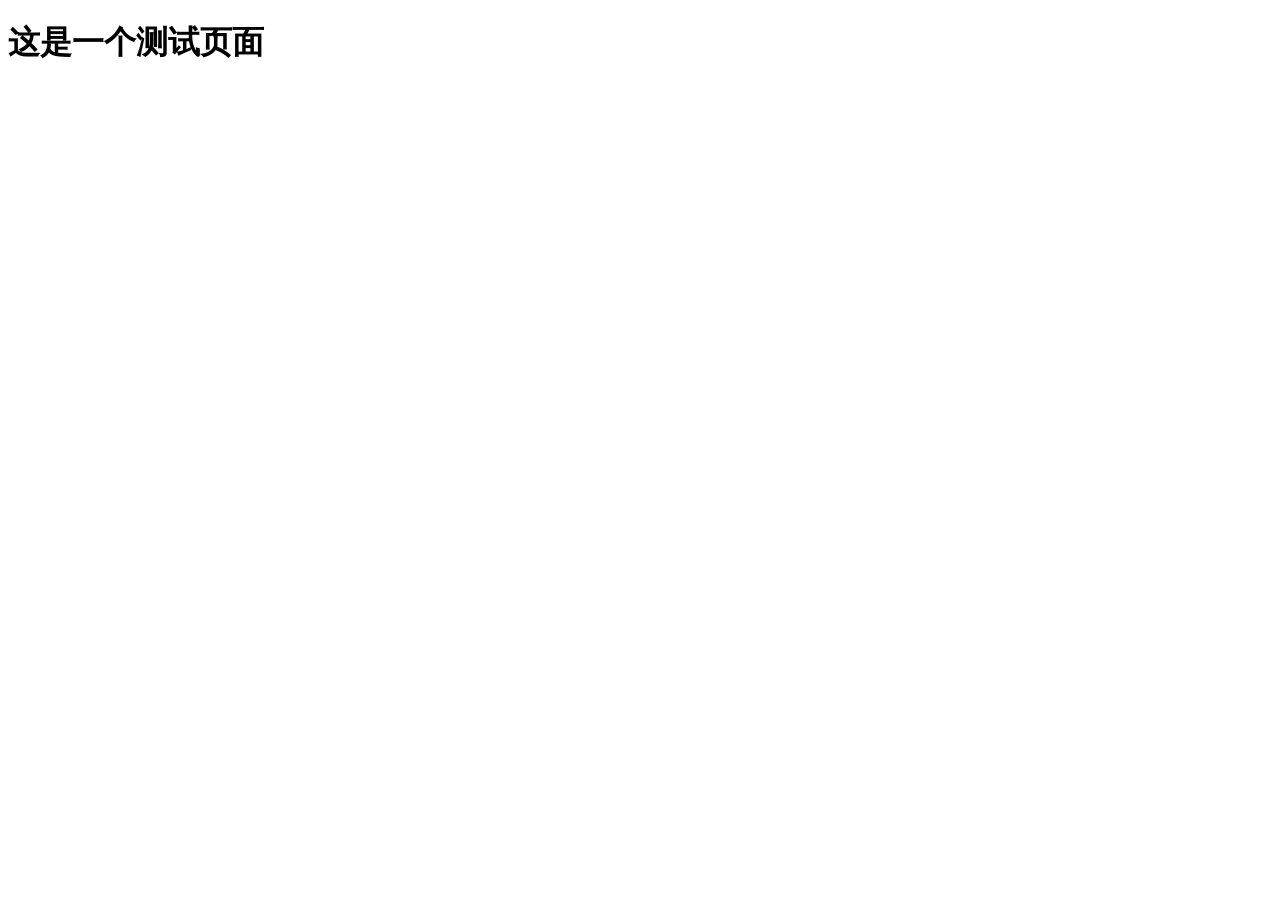
<file: index.html>
<!DOCTYPE html>
<html lang="zh-CN">
  <head>
      <meta charset="UTF-8">
      <meta name="viewport" content="width=device-width, initial-scale=1.0">
      <title>测试页面</title>
  </head>
  <body>
      <header>
          <h1>这是一个测试页面</h1>
      </header>
  </body>
</html>
</file>
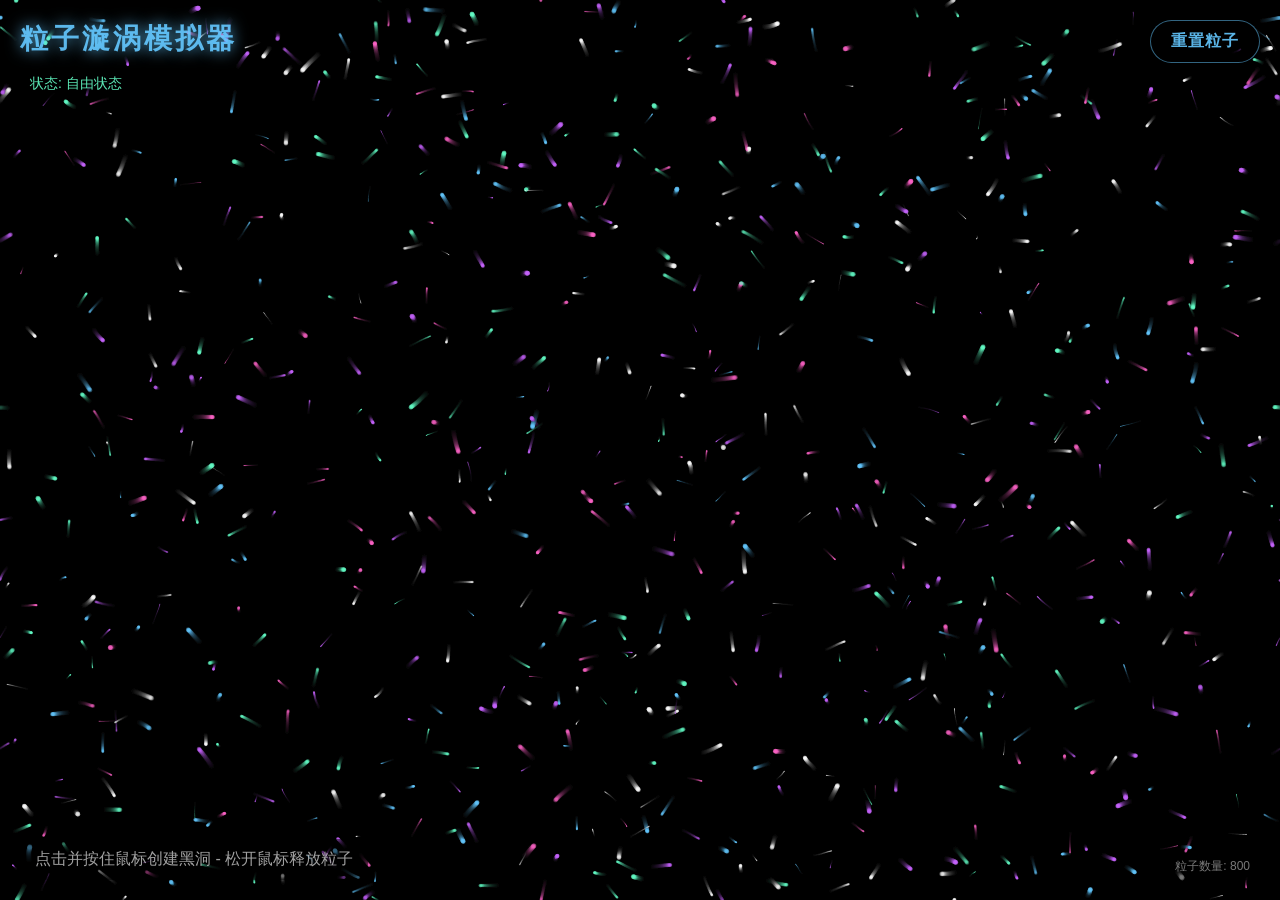
<file: black-hole/index.html>
<!DOCTYPE html>
<html lang="zh">
<head>
    <meta charset="UTF-8">
    <meta name="viewport" content="width=device-width, initial-scale=1.0">
    <title>粒子漩涡模拟器</title>
    <style>
        * {
            margin: 0;
            padding: 0;
            box-sizing: border-box;
        }
        
        body {
            background-color: #000;
            overflow: hidden;
            font-family: 'Microsoft YaHei', '微软雅黑', sans-serif;
            height: 100vh;
            width: 100vw;
            color: rgba(255, 255, 255, 0.8);
        }
        
        #canvas {
            position: absolute;
            top: 0;
            left: 0;
            width: 100%;
            height: 100%;
        }
        
        .title {
            position: absolute;
            top: 20px;
            left: 20px;
            color: rgba(100, 200, 255, 0.9);
            font-size: 28px;
            font-weight: bold;
            text-transform: uppercase;
            letter-spacing: 3px;
            text-shadow: 0 0 15px rgba(100, 200, 255, 0.8);
            z-index: 10;
        }
        
        .instructions {
            position: absolute;
            bottom: 20px;
            left: 20px;
            color: rgba(200, 200, 200, 0.8);
            font-size: 16px;
            z-index: 10;
            background: rgba(0, 0, 0, 0.5);
            padding: 10px 15px;
            border-radius: 5px;
            max-width: 400px;
        }
        
        .controls {
            position: absolute;
            top: 20px;
            right: 20px;
            z-index: 10;
        }
        
        .reset-btn {
            background: rgba(0, 0, 0, 0.7);
            color: rgba(100, 200, 255, 0.9);
            border: 1px solid rgba(100, 200, 255, 0.5);
            padding: 10px 20px;
            font-size: 16px;
            border-radius: 30px;
            cursor: pointer;
            transition: all 0.3s ease;
            text-transform: uppercase;
            letter-spacing: 1px;
            font-weight: bold;
        }
        
        .reset-btn:hover {
            background: rgba(100, 200, 255, 0.2);
            box-shadow: 0 0 15px rgba(100, 200, 255, 0.5);
        }
        
        .vortex-effect {
            position: absolute;
            border-radius: 50%;
            pointer-events: none;
            transform: translate(-50%, -50%);
            z-index: 5;
            background: radial-gradient(circle, 
                rgba(0, 0, 0, 0.9) 0%, 
                rgba(0, 0, 0, 0.7) 30%, 
                rgba(0, 0, 0, 0.3) 60%, 
                rgba(0, 0, 0, 0) 100%);
            box-shadow: 
                0 0 30px rgba(100, 200, 255, 0.8),
                inset 0 0 20px rgba(0, 100, 255, 0.5);
            border: 2px solid rgba(100, 200, 255, 0.7);
            animation: pulse 2s infinite alternate;
        }
        
        @keyframes pulse {
            0% { transform: translate(-50%, -50%) scale(1); }
            100% { transform: translate(-50%, -50%) scale(1.1); }
        }
        
        .vortex-effect::before {
            content: '';
            position: absolute;
            top: 50%;
            left: 50%;
            width: 60%;
            height: 60%;
            border-radius: 50%;
            background: radial-gradient(circle, 
                rgba(100, 200, 255, 0.8) 0%, 
                rgba(0, 100, 255, 0.4) 70%, 
                rgba(0, 0, 0, 0) 100%);
            transform: translate(-50%, -50%);
            animation: rotate 4s linear infinite;
        }
        
        @keyframes rotate {
            0% { transform: translate(-50%, -50%) rotate(0deg); }
            100% { transform: translate(-50%, -50%) rotate(360deg); }
        }
        
        .status {
            position: absolute;
            top: 70px;
            left: 20px;
            color: rgba(100, 255, 200, 0.9);
            font-size: 14px;
            z-index: 10;
            background: rgba(0, 0, 0, 0.5);
            padding: 5px 10px;
            border-radius: 3px;
        }
        
        .performance-info {
            position: absolute;
            bottom: 20px;
            right: 20px;
            color: rgba(200, 200, 200, 0.6);
            font-size: 12px;
            z-index: 10;
            background: rgba(0, 0, 0, 0.5);
            padding: 5px 10px;
            border-radius: 3px;
        }
    </style>
</head>
<body>
    <div class="title">粒子漩涡模拟器</div>
    <div class="status" id="status">状态: 自由状态</div>
    <div class="instructions">点击并按住鼠标创建黑洞 - 松开鼠标释放粒子</div>
    <div class="controls">
        <button class="reset-btn" id="resetBtn">重置粒子</button>
    </div>
    <div class="performance-info" id="perfInfo">粒子数量: 800</div>
    <canvas id="canvas"></canvas>

    <script>
        // 获取canvas元素和上下文
        const canvas = document.getElementById('canvas');
        const ctx = canvas.getContext('2d');
        const statusElement = document.getElementById('status');
        const resetBtn = document.getElementById('resetBtn');
        const perfInfo = document.getElementById('perfInfo');
        
        // 设置canvas尺寸
        function resizeCanvas() {
            canvas.width = window.innerWidth;
            canvas.height = window.innerHeight;
        }
        
        window.addEventListener('resize', resizeCanvas);
        resizeCanvas();
        
        // 粒子系统参数
        const PARTICLE_COUNT = 800; // 降低粒子数量以提高性能
        const PARTICLE_COLORS = [
            [255, 255, 255], // 白色
            [100, 200, 255], // 青色
            [255, 100, 200], // 洋红色
            [100, 255, 200], // 浅蓝色
            [200, 100, 255]  // 紫色
        ];
        
        // 粒子类
        class Particle {
            constructor() {
                this.reset();
                this.trail = [];
                this.maxTrailLength = 4; // 减少轨迹点数量
            }
            
            reset() {
                this.x = Math.random() * canvas.width;
                this.y = Math.random() * canvas.height;
                this.size = Math.random() * 2 + 0.5;
                this.speed = Math.random() * 0.5 + 0.1;
                this.angle = Math.random() * Math.PI * 2;
                this.vx = Math.cos(this.angle) * this.speed;
                this.vy = Math.sin(this.angle) * this.speed;
                this.color = PARTICLE_COLORS[Math.floor(Math.random() * PARTICLE_COLORS.length)];
                this.alpha = Math.random() * 0.5 + 0.3;
                this.trail = [];
            }
            
            update() {
                // 更新位置
                this.x += this.vx;
                this.y += this.vy;
                
                // 添加当前位置到轨迹（优化：只在必要时添加）
                if (this.trail.length === 0 || 
                    Math.abs(this.x - this.trail[this.trail.length - 1].x) > 1 ||
                    Math.abs(this.y - this.trail[this.trail.length - 1].y) > 1) {
                    this.trail.push({x: this.x, y: this.y});
                    if (this.trail.length > this.maxTrailLength) {
                        this.trail.shift();
                    }
                }
                
                // 边界处理 - 粒子从另一边出现
                if (this.x < 0) this.x = canvas.width;
                if (this.x > canvas.width) this.x = 0;
                if (this.y < 0) this.y = canvas.height;
                if (this.y > canvas.height) this.y = 0;
            }
            
            draw() {
                // 绘制轨迹
                for (let i = 0; i < this.trail.length; i++) {
                    const point = this.trail[i];
                    const trailAlpha = this.alpha * (i / this.trail.length) * 0.5;
                    
                    ctx.beginPath();
                    ctx.arc(point.x, point.y, this.size * (i / this.trail.length), 0, Math.PI * 2);
                    ctx.fillStyle = `rgba(${this.color[0]}, ${this.color[1]}, ${this.color[2]}, ${trailAlpha})`;
                    ctx.fill();
                }
                
                // 绘制粒子本身
                ctx.beginPath();
                ctx.arc(this.x, this.y, this.size, 0, Math.PI * 2);
                
                // 创建发光效果（优化：简化渐变）
                const gradient = ctx.createRadialGradient(
                    this.x, this.y, 0,
                    this.x, this.y, this.size * 2
                );
                gradient.addColorStop(0, `rgba(${this.color[0]}, ${this.color[1]}, ${this.color[2]}, ${this.alpha})`);
                gradient.addColorStop(1, `rgba(${this.color[0]}, ${this.color[1]}, ${this.color[2]}, 0)`);
                
                ctx.fillStyle = gradient;
                ctx.fill();
            }
        }
        
        // 创建粒子数组
        const particles = [];
        for (let i = 0; i < PARTICLE_COUNT; i++) {
            particles.push(new Particle());
        }
        
        // 更新性能信息显示
        perfInfo.textContent = `粒子数量: ${PARTICLE_COUNT}`;
        
        // 黑洞相关变量
        let isBlackHoleActive = false;
        let blackHoleX = 0;
        let blackHoleY = 0;
        let blackHoleStrength = 0;
        const BLACK_HOLE_MAX_STRENGTH = 0.7;
        const SCATTER_FORCE = 6;
        const BLACK_HOLE_RADIUS = 70;
        
        // 鼠标事件处理
        canvas.addEventListener('mousedown', (e) => {
            isBlackHoleActive = true;
            blackHoleX = e.clientX;
            blackHoleY = e.clientY;
            blackHoleStrength = 0;
            statusElement.textContent = "状态: 黑洞激活中";
            
            // 创建视觉黑洞效果
            createBlackHoleEffect(blackHoleX, blackHoleY);
        });
        
        canvas.addEventListener('mouseup', () => {
            isBlackHoleActive = false;
            blackHoleStrength = 0;
            statusElement.textContent = "状态: 粒子散射中";
            
            // 应用散射力
            for (const particle of particles) {
                const dx = particle.x - blackHoleX;
                const dy = particle.y - blackHoleY;
                const distance = Math.sqrt(dx * dx + dy * dy);
                
                if (distance < BLACK_HOLE_RADIUS * 2.5) {
                    const angle = Math.atan2(dy, dx);
                    const force = (1 - Math.min(distance, BLACK_HOLE_RADIUS * 2.5) / (BLACK_HOLE_RADIUS * 2.5)) * SCATTER_FORCE;
                    particle.vx += Math.cos(angle) * force;
                    particle.vy += Math.sin(angle) * force;
                }
            }
            
            // 移除黑洞效果
            removeBlackHoleEffect();
            
            // 2秒后恢复自由状态
            setTimeout(() => {
                if (!isBlackHoleActive) {
                    statusElement.textContent = "状态: 自由状态";
                }
            }, 2000);
        });
        
        canvas.addEventListener('mousemove', (e) => {
            if (isBlackHoleActive) {
                blackHoleX = e.clientX;
                blackHoleY = e.clientY;
                
                // 更新黑洞效果位置
                updateBlackHoleEffect(blackHoleX, blackHoleY);
            }
        });
        
        // 黑洞视觉效果
        let blackHoleElement = null;
        
        function createBlackHoleEffect(x, y) {
            blackHoleElement = document.createElement('div');
            blackHoleElement.className = 'vortex-effect';
            blackHoleElement.style.width = `${BLACK_HOLE_RADIUS * 2}px`;
            blackHoleElement.style.height = `${BLACK_HOLE_RADIUS * 2}px`;
            blackHoleElement.style.left = `${x}px`;
            blackHoleElement.style.top = `${y}px`;
            document.body.appendChild(blackHoleElement);
        }
        
        function updateBlackHoleEffect(x, y) {
            if (blackHoleElement) {
                blackHoleElement.style.left = `${x}px`;
                blackHoleElement.style.top = `${y}px`;
            }
        }
        
        function removeBlackHoleEffect() {
            if (blackHoleElement) {
                blackHoleElement.style.transition = 'all 0.5s ease';
                blackHoleElement.style.opacity = '0';
                blackHoleElement.style.transform = 'translate(-50%, -50%) scale(1.5)';
                
                setTimeout(() => {
                    if (blackHoleElement && blackHoleElement.parentNode) {
                        document.body.removeChild(blackHoleElement);
                        blackHoleElement = null;
                    }
                }, 500);
            }
        }
        
        // 重置功能
        resetBtn.addEventListener('click', () => {
            // 重置所有粒子
            for (const particle of particles) {
                particle.reset();
            }
            
            // 如果有黑洞效果，移除它
            if (isBlackHoleActive) {
                isBlackHoleActive = false;
                blackHoleStrength = 0;
                removeBlackHoleEffect();
            }
            
            statusElement.textContent = "状态: 粒子已重置";
            setTimeout(() => {
                statusElement.textContent = "状态: 自由状态";
            }, 1500);
        });
        
        // 动画循环
        let lastTime = 0;
        const targetFPS = 60;
        const frameInterval = 1000 / targetFPS;
        
        function animate(currentTime) {
            // 控制帧率以提高性能
            if (currentTime - lastTime < frameInterval) {
                requestAnimationFrame(animate);
                return;
            }
            lastTime = currentTime;
            
            // 清除画布（带有淡出效果）
            ctx.fillStyle = 'rgba(0, 0, 0, 0.08)';
            ctx.fillRect(0, 0, canvas.width, canvas.height);
            
            // 逐渐增加黑洞强度
            if (isBlackHoleActive && blackHoleStrength < BLACK_HOLE_MAX_STRENGTH) {
                blackHoleStrength += 0.02;
            }
            
            // 更新和绘制粒子
            for (const particle of particles) {
                // 如果黑洞激活，应用引力
                if (isBlackHoleActive) {
                    const dx = blackHoleX - particle.x;
                    const dy = blackHoleY - particle.y;
                    const distance = Math.sqrt(dx * dx + dy * dy);
                    
                    // 只有在一定距离内才应用引力
                    if (distance < BLACK_HOLE_RADIUS * 4) {
                        const angle = Math.atan2(dy, dx);
                        const force = blackHoleStrength * (1 - distance / (BLACK_HOLE_RADIUS * 4));
                        particle.vx += Math.cos(angle) * force;
                        particle.vy += Math.sin(angle) * force;
                    }
                }
                
                // 添加轻微的随机扰动，使粒子运动更自然
                particle.vx += (Math.random() - 0.5) * 0.03;
                particle.vy += (Math.random() - 0.5) * 0.03;
                
                // 限制最大速度
                const speed = Math.sqrt(particle.vx * particle.vx + particle.vy * particle.vy);
                if (speed > 3) {
                    particle.vx = (particle.vx / speed) * 3;
                    particle.vy = (particle.vy / speed) * 3;
                }
                
                // 更新粒子位置
                particle.update();
                
                // 绘制粒子
                particle.draw();
            }
            
            // 继续动画循环
            requestAnimationFrame(animate);
        }
        
        // 启动动画
        animate();
    </script>
</body>
</html>
</file>
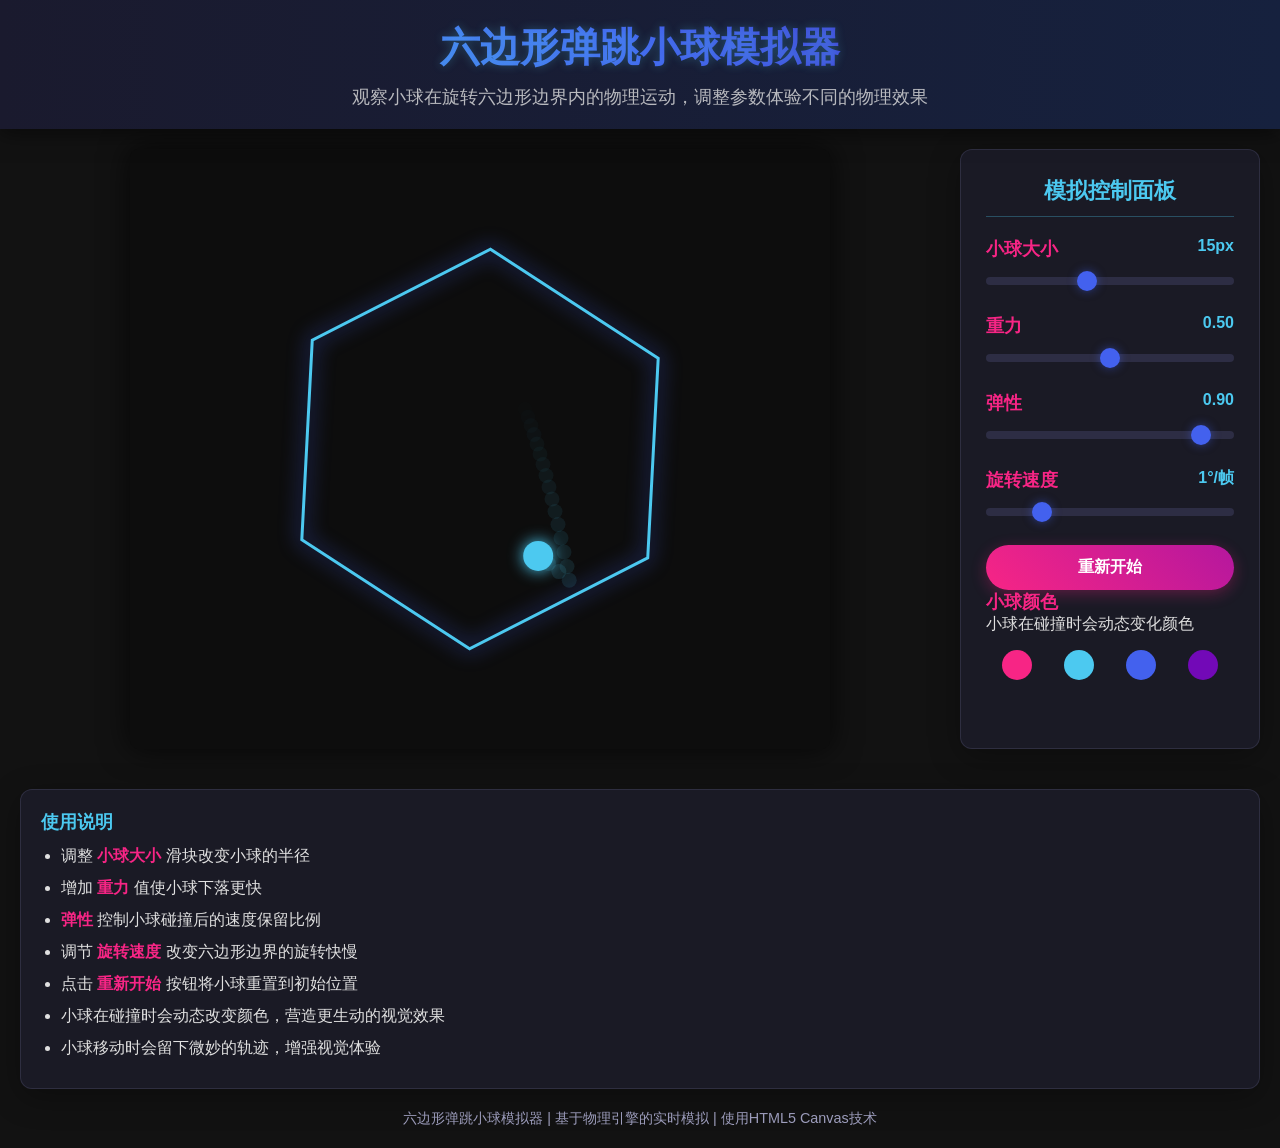
<file: hexagonal-ball/index.html>
<!DOCTYPE html>
<html lang="zh-CN">
<head>
    <meta charset="UTF-8">
    <meta name="viewport" content="width=device-width, initial-scale=1.0">
    <title>六边形弹跳小球模拟器</title>
    <style>
        * {
            margin: 0;
            padding: 0;
            box-sizing: border-box;
        }
        
        body {
            background: #121212;
            color: #e0e0e0;
            font-family: 'Segoe UI', Tahoma, Geneva, Verdana, sans-serif;
            display: flex;
            flex-direction: column;
            align-items: center;
            min-height: 100vh;
            overflow: hidden;
        }
        
        header {
            text-align: center;
            padding: 20px;
            width: 100%;
            background: linear-gradient(90deg, #1a1a2e, #16213e);
            box-shadow: 0 4px 20px rgba(0, 0, 0, 0.5);
            z-index: 10;
        }
        
        h1 {
            font-size: 2.5rem;
            margin-bottom: 10px;
            background: linear-gradient(45deg, #4cc9f0, #4361ee, #3a0ca3);
            -webkit-background-clip: text;
            -webkit-text-fill-color: transparent;
            text-shadow: 0 0 10px rgba(76, 201, 240, 0.3);
        }
        
        .subtitle {
            font-size: 1.1rem;
            opacity: 0.8;
            max-width: 600px;
            margin: 0 auto;
        }
        
        .container {
            display: flex;
            width: 100%;
            max-width: 1400px;
            padding: 20px;
            gap: 20px;
            flex: 1;
        }
        
        .simulation-container {
            flex: 1;
            display: flex;
            justify-content: center;
            align-items: center;
            position: relative;
        }
        
        canvas {
            background: #0d0d0d;
            border-radius: 8px;
            box-shadow: 0 0 30px rgba(0, 0, 0, 0.7);
        }
        
        .controls {
            width: 300px;
            background: rgba(30, 30, 46, 0.7);
            border-radius: 12px;
            padding: 25px;
            box-shadow: 0 8px 32px rgba(0, 0, 0, 0.3);
            backdrop-filter: blur(10px);
            border: 1px solid rgba(92, 92, 128, 0.3);
        }
        
        .control-group {
            margin-bottom: 25px;
        }
        
        .control-header {
            display: flex;
            justify-content: space-between;
            margin-bottom: 10px;
        }
        
        h2 {
            font-size: 1.4rem;
            margin-bottom: 20px;
            color: #4cc9f0;
            text-align: center;
            padding-bottom: 10px;
            border-bottom: 1px solid rgba(76, 201, 240, 0.3);
        }
        
        h3 {
            font-size: 1.1rem;
            color: #f72585;
        }
        
        .value-display {
            font-weight: bold;
            color: #4cc9f0;
        }
        
        input[type="range"] {
            width: 100%;
            height: 8px;
            border-radius: 4px;
            background: #2d2d44;
            outline: none;
            -webkit-appearance: none;
        }
        
        input[type="range"]::-webkit-slider-thumb {
            -webkit-appearance: none;
            width: 20px;
            height: 20px;
            border-radius: 50%;
            background: #4361ee;
            cursor: pointer;
            box-shadow: 0 0 10px rgba(67, 97, 238, 0.5);
            transition: all 0.2s ease;
        }
        
        input[type="range"]::-webkit-slider-thumb:hover {
            background: #4cc9f0;
            transform: scale(1.2);
        }
        
        .button-group {
            display: flex;
            flex-direction: column;
            gap: 15px;
            margin-top: 20px;
        }
        
        button {
            background: linear-gradient(45deg, #4361ee, #3a0ca3);
            color: white;
            border: none;
            padding: 12px 20px;
            border-radius: 30px;
            font-size: 1rem;
            font-weight: bold;
            cursor: pointer;
            transition: all 0.3s ease;
            box-shadow: 0 4px 15px rgba(67, 97, 238, 0.3);
        }
        
        button:hover {
            transform: translateY(-3px);
            box-shadow: 0 6px 20px rgba(67, 97, 238, 0.5);
        }
        
        button:active {
            transform: translateY(1px);
        }
        
        #resetBtn {
            background: linear-gradient(45deg, #f72585, #b5179e);
            box-shadow: 0 4px 15px rgba(247, 37, 133, 0.3);
        }
        
        #resetBtn:hover {
            box-shadow: 0 6px 20px rgba(247, 37, 133, 0.5);
        }
        
        .instructions {
            background: rgba(30, 30, 46, 0.7);
            border-radius: 12px;
            padding: 20px;
            margin-top: 20px;
            max-width: 1400px;
            width: calc(100% - 40px);
            box-shadow: 0 8px 32px rgba(0, 0, 0, 0.3);
            backdrop-filter: blur(10px);
            border: 1px solid rgba(92, 92, 128, 0.3);
        }
        
        .instructions h3 {
            color: #4cc9f0;
            margin-bottom: 10px;
        }
        
        .instructions ul {
            padding-left: 20px;
        }
        
        .instructions li {
            margin-bottom: 8px;
            line-height: 1.5;
        }
        
        .highlight {
            color: #f72585;
            font-weight: bold;
        }
        
        footer {
            text-align: center;
            padding: 20px;
            width: 100%;
            margin-top: auto;
            color: #a0a0c0;
            font-size: 0.9rem;
        }
        
        @media (max-width: 900px) {
            .container {
                flex-direction: column;
                align-items: center;
            }
            
            .controls {
                width: 100%;
                max-width: 500px;
            }
        }
    </style>
</head>
<body>
    <header>
        <h1>六边形弹跳小球模拟器</h1>
        <p class="subtitle">观察小球在旋转六边形边界内的物理运动，调整参数体验不同的物理效果</p>
    </header>
    
    <div class="container">
        <div class="simulation-container">
            <canvas id="simulationCanvas" width="700" height="600"></canvas>
        </div>
        
        <div class="controls">
            <h2>模拟控制面板</h2>
            
            <div class="control-group">
                <div class="control-header">
                    <h3>小球大小</h3>
                    <span class="value-display" id="ballSizeValue">15px</span>
                </div>
                <input type="range" id="ballSize" min="5" max="30" value="15" step="1">
            </div>
            
            <div class="control-group">
                <div class="control-header">
                    <h3>重力</h3>
                    <span class="value-display" id="gravityValue">0.5</span>
                </div>
                <input type="range" id="gravity" min="0" max="1" value="0.5" step="0.01">
            </div>
            
            <div class="control-group">
                <div class="control-header">
                    <h3>弹性</h3>
                    <span class="value-display" id="elasticityValue">0.9</span>
                </div>
                <input type="range" id="elasticity" min="0" max="1" value="0.9" step="0.01">
            </div>
            
            <div class="control-group">
                <div class="control-header">
                    <h3>旋转速度</h3>
                    <span class="value-display" id="rotationSpeedValue">1°/帧</span>
                </div>
                <input type="range" id="rotationSpeed" min="0" max="5" value="1" step="0.1">
            </div>
            
            <div class="button-group">
                <button id="resetBtn">重新开始</button>
            </div>
            
            <div class="control-group">
                <h3>小球颜色</h3>
                <p>小球在碰撞时会动态变化颜色</p>
                <div style="display: flex; justify-content: space-around; margin-top: 15px;">
                    <div style="width: 30px; height: 30px; border-radius: 50%; background: #f72585;"></div>
                    <div style="width: 30px; height: 30px; border-radius: 50%; background: #4cc9f0;"></div>
                    <div style="width: 30px; height: 30px; border-radius: 50%; background: #4361ee;"></div>
                    <div style="width: 30px; height: 30px; border-radius: 50%; background: #7209b7;"></div>
                </div>
            </div>
        </div>
    </div>
    
    <div class="instructions">
        <h3>使用说明</h3>
        <ul>
            <li>调整 <span class="highlight">小球大小</span> 滑块改变小球的半径</li>
            <li>增加 <span class="highlight">重力</span> 值使小球下落更快</li>
            <li><span class="highlight">弹性</span> 控制小球碰撞后的速度保留比例</li>
            <li>调节 <span class="highlight">旋转速度</span> 改变六边形边界的旋转快慢</li>
            <li>点击 <span class="highlight">重新开始</span> 按钮将小球重置到初始位置</li>
            <li>小球在碰撞时会动态改变颜色，营造更生动的视觉效果</li>
            <li>小球移动时会留下微妙的轨迹，增强视觉体验</li>
        </ul>
    </div>
    
    <footer>
        <p>六边形弹跳小球模拟器 | 基于物理引擎的实时模拟 | 使用HTML5 Canvas技术</p>
    </footer>

    <script>
        // 获取Canvas元素和上下文
        const canvas = document.getElementById('simulationCanvas');
        const ctx = canvas.getContext('2d');
        
        // 获取控制元素
        const ballSizeSlider = document.getElementById('ballSize');
        const gravitySlider = document.getElementById('gravity');
        const elasticitySlider = document.getElementById('elasticity');
        const rotationSpeedSlider = document.getElementById('rotationSpeed');
        const resetBtn = document.getElementById('resetBtn');
        
        const ballSizeValue = document.getElementById('ballSizeValue');
        const gravityValue = document.getElementById('gravityValue');
        const elasticityValue = document.getElementById('elasticityValue');
        const rotationSpeedValue = document.getElementById('rotationSpeedValue');
        
        // 初始化参数
        let ballSize = parseInt(ballSizeSlider.value);
        let gravity = parseFloat(gravitySlider.value);
        let elasticity = parseFloat(elasticitySlider.value);
        let rotationSpeed = parseFloat(rotationSpeedSlider.value);
        
        // 更新显示值
        ballSizeValue.textContent = `${ballSize}px`;
        gravityValue.textContent = gravity.toFixed(2);
        elasticityValue.textContent = elasticity.toFixed(2);
        rotationSpeedValue.textContent = `${rotationSpeed}°/帧`;
        
        // 添加事件监听器
        ballSizeSlider.addEventListener('input', () => {
            ballSize = parseInt(ballSizeSlider.value);
            ballSizeValue.textContent = `${ballSize}px`;
        });
        
        gravitySlider.addEventListener('input', () => {
            gravity = parseFloat(gravitySlider.value);
            gravityValue.textContent = gravity.toFixed(2);
        });
        
        elasticitySlider.addEventListener('input', () => {
            elasticity = parseFloat(elasticitySlider.value);
            elasticityValue.textContent = elasticity.toFixed(2);
        });
        
        rotationSpeedSlider.addEventListener('input', () => {
            rotationSpeed = parseFloat(rotationSpeedSlider.value);
            rotationSpeedValue.textContent = `${rotationSpeed}°/帧`;
        });
        
        // 六边形参数
        const hexCenterX = canvas.width / 2;
        const hexCenterY = canvas.height / 2;
        const hexRadius = 200;
        let hexRotation = 0;
        
        // 小球参数
        let ball = {
            x: hexCenterX,
            y: hexCenterY - 100,
            vx: 3,
            vy: 0,
            radius: ballSize,
            color: '#f72585',
            trail: []
        };
        
        // 保存初始状态
        const initialBallState = {
            x: hexCenterX,
            y: hexCenterY - 100,
            vx: 3,
            vy: 0,
            radius: ballSize,
            color: '#f72585',
            trail: []
        };
        
        // 颜色数组用于碰撞时的颜色变化
        const colors = ['#f72585', '#4cc9f0', '#4361ee', '#7209b7'];
        let colorIndex = 0;
        
        // 重新开始函数
        function resetSimulation() {
            // 重置小球状态，但保留当前参数
            ball.x = initialBallState.x;
            ball.y = initialBallState.y;
            ball.vx = initialBallState.vx;
            ball.vy = initialBallState.vy;
            ball.radius = ballSize;
            ball.color = initialBallState.color;
            ball.trail = [];
            
            // 重置颜色索引
            colorIndex = 0;
            
            // 重置六边形旋转
            hexRotation = 0;
        }
        
        // 添加重新开始按钮事件监听器
        resetBtn.addEventListener('click', resetSimulation);
        
        // 绘制六边形函数
        function drawHexagon() {
            ctx.beginPath();
            
            for (let i = 0; i < 6; i++) {
                const angle = hexRotation + i * Math.PI / 3;
                const x = hexCenterX + hexRadius * Math.cos(angle);
                const y = hexCenterY + hexRadius * Math.sin(angle);
                
                if (i === 0) {
                    ctx.moveTo(x, y);
                } else {
                    ctx.lineTo(x, y);
                }
            }
            
            ctx.closePath();
            
            // 创建发光效果
            ctx.shadowColor = '#4361ee';
            ctx.shadowBlur = 20;
            ctx.strokeStyle = '#4cc9f0';
            ctx.lineWidth = 3;
            ctx.stroke();
            
            // 重置阴影
            ctx.shadowBlur = 0;
        }
        
        // 获取六边形的顶点
        function getHexagonVertices() {
            const vertices = [];
            for (let i = 0; i < 6; i++) {
                const angle = hexRotation + i * Math.PI / 3;
                vertices.push({
                    x: hexCenterX + hexRadius * Math.cos(angle),
                    y: hexCenterY + hexRadius * Math.sin(angle)
                });
            }
            return vertices;
        }
        
        // 检查点是否在六边形内
        function isPointInHexagon(x, y) {
            const vertices = getHexagonVertices();
            
            // 使用射线投射算法
            let inside = false;
            for (let i = 0, j = vertices.length - 1; i < vertices.length; j = i++) {
                const xi = vertices[i].x;
                const yi = vertices[i].y;
                const xj = vertices[j].x;
                const yj = vertices[j].y;
                
                const intersect = ((yi > y) !== (yj > y)) && 
                    (x < (xj - xi) * (y - yi) / (yj - yi) + xi);
                    
                if (intersect) inside = !inside;
            }
            
            return inside;
        }
        
        // 计算点到线段的距离和最近点
        function pointToLineDistance(px, py, x1, y1, x2, y2) {
            const A = px - x1;
            const B = py - y1;
            const C = x2 - x1;
            const D = y2 - y1;
            
            const dot = A * C + B * D;
            const lenSq = C * C + D * D;
            let param = -1;
            
            if (lenSq !== 0) {
                param = dot / lenSq;
            }
            
            let xx, yy;
            
            if (param < 0) {
                xx = x1;
                yy = y1;
            } else if (param > 1) {
                xx = x2;
                yy = y2;
            } else {
                xx = x1 + param * C;
                yy = y1 + param * D;
            }
            
            const dx = px - xx;
            const dy = py - yy;
            return {
                distance: Math.sqrt(dx * dx + dy * dy),
                closestX: xx,
                closestY: yy
            };
        }
        
        // 处理碰撞
        function handleCollision() {
            const vertices = getHexagonVertices();
            
            // 检查与每条边的碰撞
            for (let i = 0; i < 6; i++) {
                const j = (i + 1) % 6;
                const x1 = vertices[i].x;
                const y1 = vertices[i].y;
                const x2 = vertices[j].x;
                const y2 = vertices[j].y;
                
                const result = pointToLineDistance(ball.x, ball.y, x1, y1, x2, y2);
                
                if (result.distance < ball.radius) {
                    // 计算法向量
                    const nx = (ball.x - result.closestX) / result.distance;
                    const ny = (ball.y - result.closestY) / result.distance;
                    
                    // 将球移出边界
                    ball.x = result.closestX + nx * ball.radius;
                    ball.y = result.closestY + ny * ball.radius;
                    
                    // 计算速度在法向量上的投影
                    const dotProduct = ball.vx * nx + ball.vy * ny;
                    
                    // 反射速度
                    ball.vx = ball.vx - 2 * dotProduct * nx;
                    ball.vy = ball.vy - 2 * dotProduct * ny;
                    
                    // 应用弹性系数
                    ball.vx *= elasticity;
                    ball.vy *= elasticity;
                    
                    // 改变颜色
                    colorIndex = (colorIndex + 1) % colors.length;
                    ball.color = colors[colorIndex];
                    
                    break;
                }
            }
        }
        
        // 更新小球位置
        function updateBall() {
            // 应用重力
            ball.vy += gravity;
            
            // 更新位置
            ball.x += ball.vx;
            ball.y += ball.vy;
            
            // 处理碰撞
            handleCollision();
            
            // 添加轨迹点
            ball.trail.push({x: ball.x, y: ball.y});
            if (ball.trail.length > 20) {
                ball.trail.shift();
            }
        }
        
        // 绘制小球
        function drawBall() {
            // 绘制轨迹
            for (let i = 0; i < ball.trail.length; i++) {
                const point = ball.trail[i];
                const alpha = i / ball.trail.length * 0.5;
                
                ctx.beginPath();
                ctx.arc(point.x, point.y, ball.radius * 0.5, 0, Math.PI * 2);
                ctx.fillStyle = `rgba(76, 201, 240, ${alpha * 0.3})`;
                ctx.fill();
            }
            
            // 绘制小球
            ctx.beginPath();
            ctx.arc(ball.x, ball.y, ball.radius, 0, Math.PI * 2);
            
            // 创建发光效果
            ctx.shadowColor = ball.color;
            ctx.shadowBlur = 15;
            ctx.fillStyle = ball.color;
            ctx.fill();
            
            // 重置阴影
            ctx.shadowBlur = 0;
        }
        
        // 主动画循环
        function animate() {
            // 清除画布
            ctx.clearRect(0, 0, canvas.width, canvas.height);
            
            // 更新六边形旋转
            hexRotation += rotationSpeed * Math.PI / 180;
            
            // 更新小球
            updateBall();
            
            // 绘制六边形
            drawHexagon();
            
            // 绘制小球
            drawBall();
            
            // 继续动画循环
            requestAnimationFrame(animate);
        }
        
        // 启动动画
        animate();
    </script>
</body>
</html>
</file>
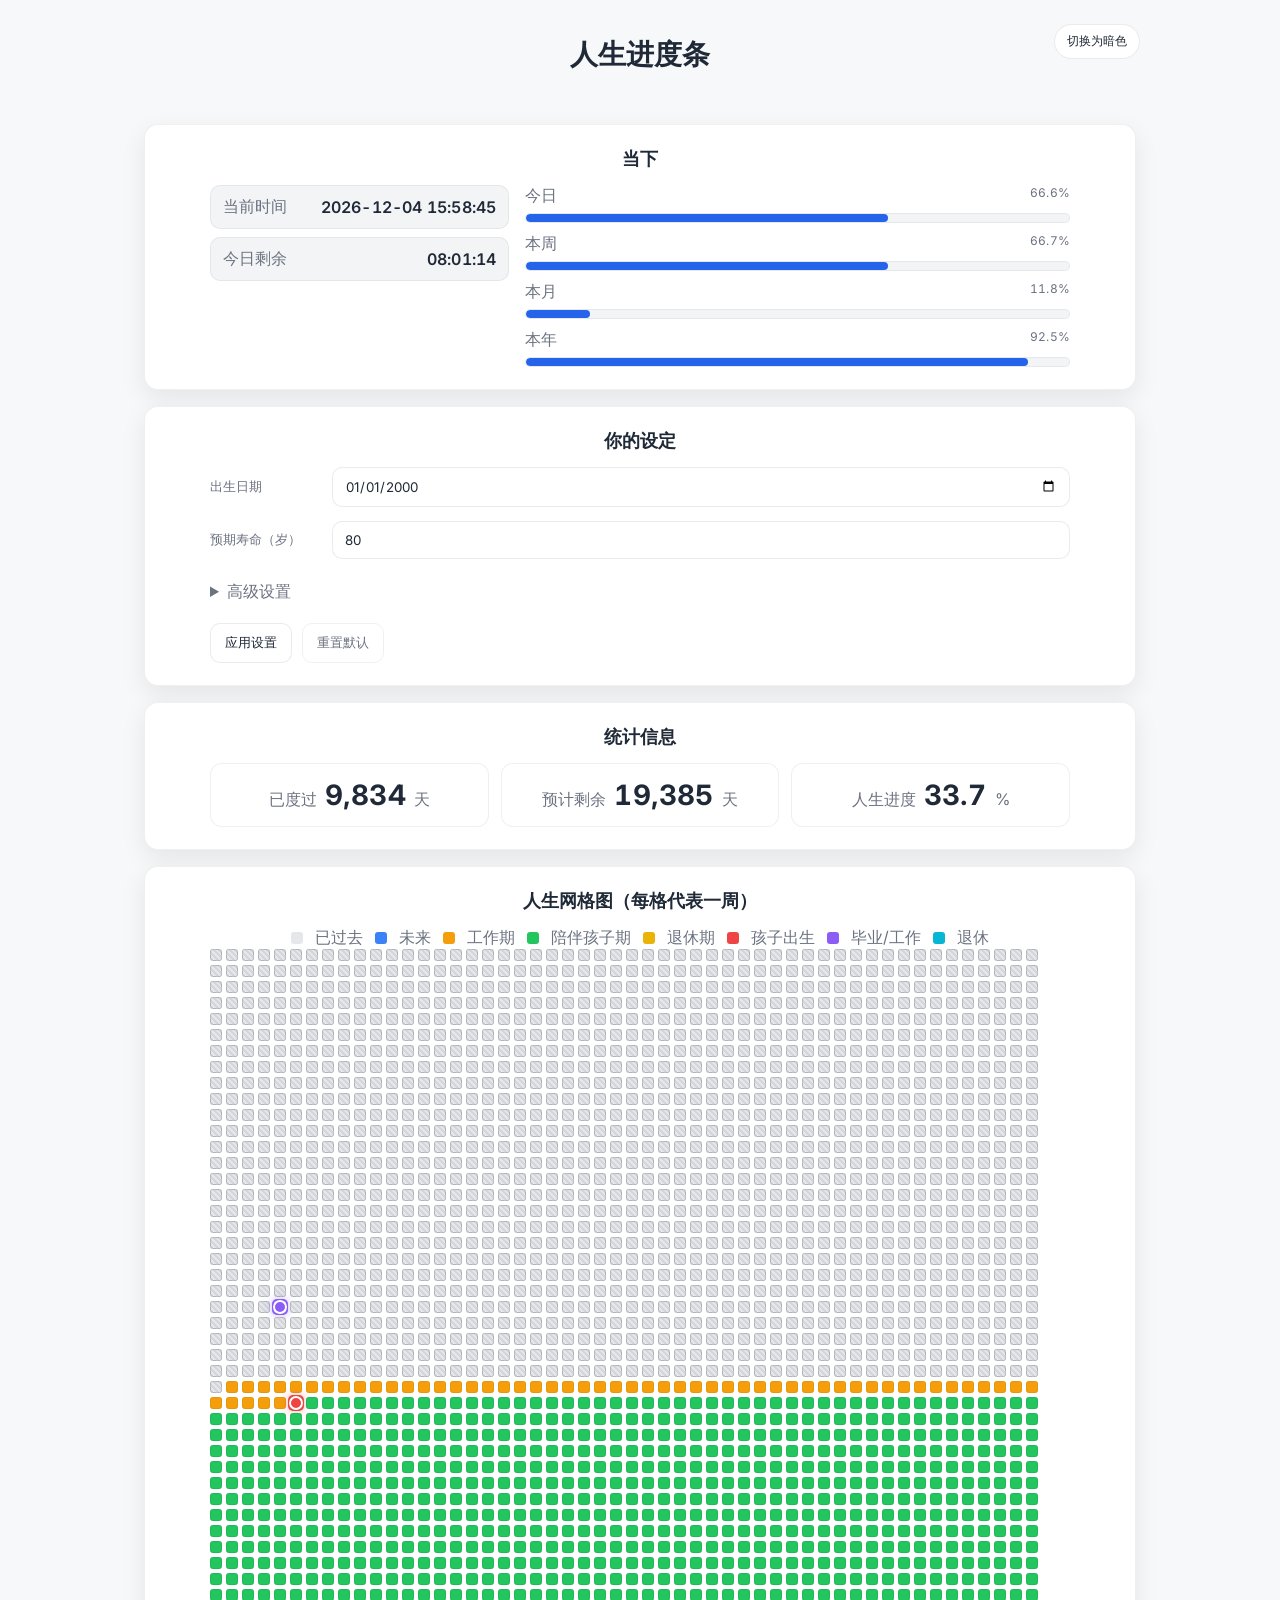
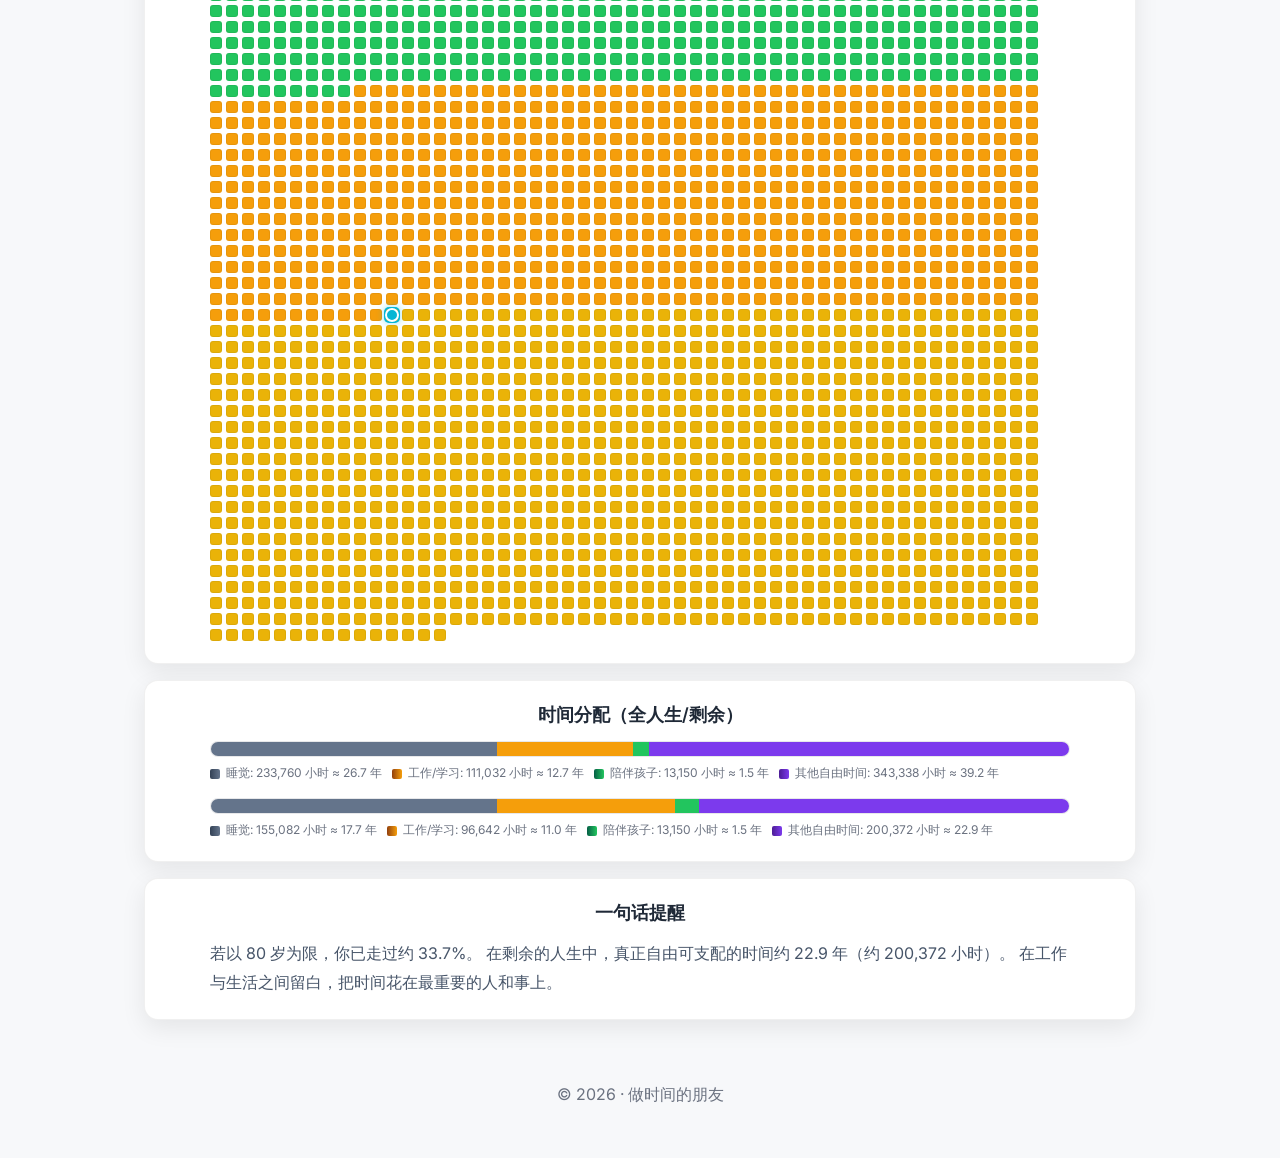
<file: life-progress-bar/index.html>
<!DOCTYPE html>
<html lang="zh-CN">
<head>
  <meta charset="UTF-8" />
  <meta name="viewport" content="width=device-width, initial-scale=1.0" />
  <title>人生进度条 | Life Progress</title>
  <link rel="preconnect" href="https://fonts.googleapis.com">
  <link rel="preconnect" href="https://fonts.gstatic.com" crossorigin>
  <link href="https://fonts.googleapis.com/css2?family=Inter:wght@300;400;500;600;700&display=swap" rel="stylesheet">
  <link rel="stylesheet" href="styles.css" />
</head>
<body>
  <header class="container header">
    <h1>人生进度条</h1>
    <button id="themeToggle" class="theme-toggle" aria-label="切换主题">切换为亮色</button>
  </header>

  <main class="container">
    <!-- 第一部分：当下 -->
    <section class="card" id="section-now">
      <h2>当下</h2>
      <div class="now-grid">
        <div class="now-time">
          <div class="now-line">
            <span class="label">当前时间</span>
            <span id="currentTime" class="value mono"></span>
          </div>
          <div class="now-line">
            <span class="label">今日剩余</span>
            <span id="remainingToday" class="value mono"></span>
          </div>
        </div>
        <div class="progress-list">
          <div class="progress-item">
            <div class="progress-header"><span>今日</span><span id="dayPct" class="mono small"></span></div>
            <div class="progress"><div id="barDay" class="bar"></div></div>
          </div>
          <div class="progress-item">
            <div class="progress-header"><span>本周</span><span id="weekPct" class="mono small"></span></div>
            <div class="progress"><div id="barWeek" class="bar"></div></div>
          </div>
          <div class="progress-item">
            <div class="progress-header"><span>本月</span><span id="monthPct" class="mono small"></span></div>
            <div class="progress"><div id="barMonth" class="bar"></div></div>
          </div>
          <div class="progress-item">
            <div class="progress-header"><span>本年</span><span id="yearPct" class="mono small"></span></div>
            <div class="progress"><div id="barYear" class="bar"></div></div>
          </div>
        </div>
      </div>
    </section>

    <!-- 第二部分：填写参数 -->
    <section class="card" id="section-inputs">
      <h2>你的设定</h2>
      <form id="settingsForm" class="form-grid">
        <div class="form-field">
          <label for="birthDate">出生日期</label>
          <input type="date" id="birthDate" name="birthDate" value="2000-01-01" />
        </div>
        <div class="form-field">
          <label for="expectancy">预期寿命（岁）</label>
          <input type="number" id="expectancy" name="expectancy" value="80" min="1" max="150" />
        </div>

        <details class="advanced">
          <summary>高级设置</summary>
          <div class="advanced-grid">
            <div class="form-field">
              <label for="gradAge">毕业/开始工作年龄</label>
              <input type="number" id="gradAge" name="gradAge" value="22" min="10" max="60" />
            </div>
            <div class="form-field">
              <label for="retireAge">退休年龄</label>
              <input type="number" id="retireAge" name="retireAge" value="60" min="30" max="120" />
            </div>
            <div class="form-field">
              <label for="childAge">孩子出生年龄</label>
              <input type="number" id="childAge" name="childAge" value="28" min="15" max="70" />
            </div>
            <div class="form-field">
              <label for="childYears">陪伴孩子（年）</label>
              <input type="number" id="childYears" name="childYears" value="18" min="0" max="30" />
            </div>
            <div class="form-field">
              <label for="sleepHours">睡眠（小时/天）</label>
              <input type="number" id="sleepHours" name="sleepHours" value="8" min="0" max="24" step="0.5" />
            </div>
            <div class="form-field">
              <label for="workHours">工作/学习（小时/天）</label>
              <input type="number" id="workHours" name="workHours" value="8" min="0" max="24" step="0.5" />
            </div>
            <div class="form-field">
              <label for="kidHours">陪伴孩子（小时/天）</label>
              <input type="number" id="kidHours" name="kidHours" value="2" min="0" max="24" step="0.5" />
            </div>
          </div>
        </details>

        <div class="form-actions">
          <button type="button" id="applyBtn">应用设置</button>
          <button type="button" id="resetBtn" class="secondary">重置默认</button>
        </div>
      </form>
    </section>

    <!-- 第三部分：统计信息 -->
    <section class="card" id="section-stats">
      <h2>统计信息</h2>
      <div class="stats-grid">
        <div class="stat">
          <div class="stat-label">已度过</div>
          <div class="stat-value mono" id="daysLived">-</div>
          <div class="stat-sub">天</div>
        </div>
        <div class="stat">
          <div class="stat-label">预计剩余</div>
          <div class="stat-value mono" id="daysLeft">-</div>
          <div class="stat-sub">天</div>
        </div>
        <div class="stat">
          <div class="stat-label">人生进度</div>
          <div class="stat-value mono" id="lifePct">-</div>
          <div class="stat-sub">%</div>
        </div>
      </div>
    </section>

    <!-- 第四部分：人生网格图 -->
    <section class="card" id="section-grid">
      <h2>人生网格图（每格代表一周）</h2>
      <div class="legend" id="legend">
        <span><i class="chip past"></i> 已过去</span>
        <span><i class="chip future"></i> 未来</span>
        <span><i class="chip work"></i> 工作期</span>
        <span><i class="chip kid"></i> 陪伴孩子期</span>
        <span><i class="chip retired"></i> 退休期</span>
        <span><i class="chip mark child"></i> 孩子出生</span>
        <span><i class="chip mark grad"></i> 毕业/工作</span>
        <span><i class="chip mark retire"></i> 退休</span>
      </div>
      <div id="lifeGrid" class="life-grid" aria-label="人生周网格"></div>
    </section>

    <!-- 时间分配 -->
    <section class="card" id="section-allocation">
      <h2>时间分配（全人生/剩余）</h2>
      <div class="alloc-wrap">
        <div class="alloc">
          <div class="alloc-bars">
            <div class="alloc-bar" id="allocTotalSleep" title="睡觉"></div>
            <div class="alloc-bar" id="allocTotalWork" title="工作/学习"></div>
            <div class="alloc-bar" id="allocTotalKid" title="陪伴孩子"></div>
            <div class="alloc-bar free" id="allocTotalFree" title="其他自由时间"></div>
          </div>
          <div class="alloc-legend" id="allocTotalLegend"></div>
        </div>
        <div class="alloc">
          <div class="alloc-bars">
            <div class="alloc-bar" id="allocRemainSleep" title="睡觉"></div>
            <div class="alloc-bar" id="allocRemainWork" title="工作/学习"></div>
            <div class="alloc-bar" id="allocRemainKid" title="陪伴孩子"></div>
            <div class="alloc-bar free" id="allocRemainFree" title="其他自由时间"></div>
          </div>
          <div class="alloc-legend" id="allocRemainLegend"></div>
        </div>
      </div>
    </section>

    <!-- 第六部分：总结 -->
    <section class="card" id="section-summary">
      <h2>一句话提醒</h2>
      <p id="summaryText" class="summary"></p>
    </section>
  </main>

  <footer class="container footer">
    <p>© <span id="yearNow"></span> · 做时间的朋友</p>
  </footer>

  <script src="app.js"></script>
</body>
</html>
</file>
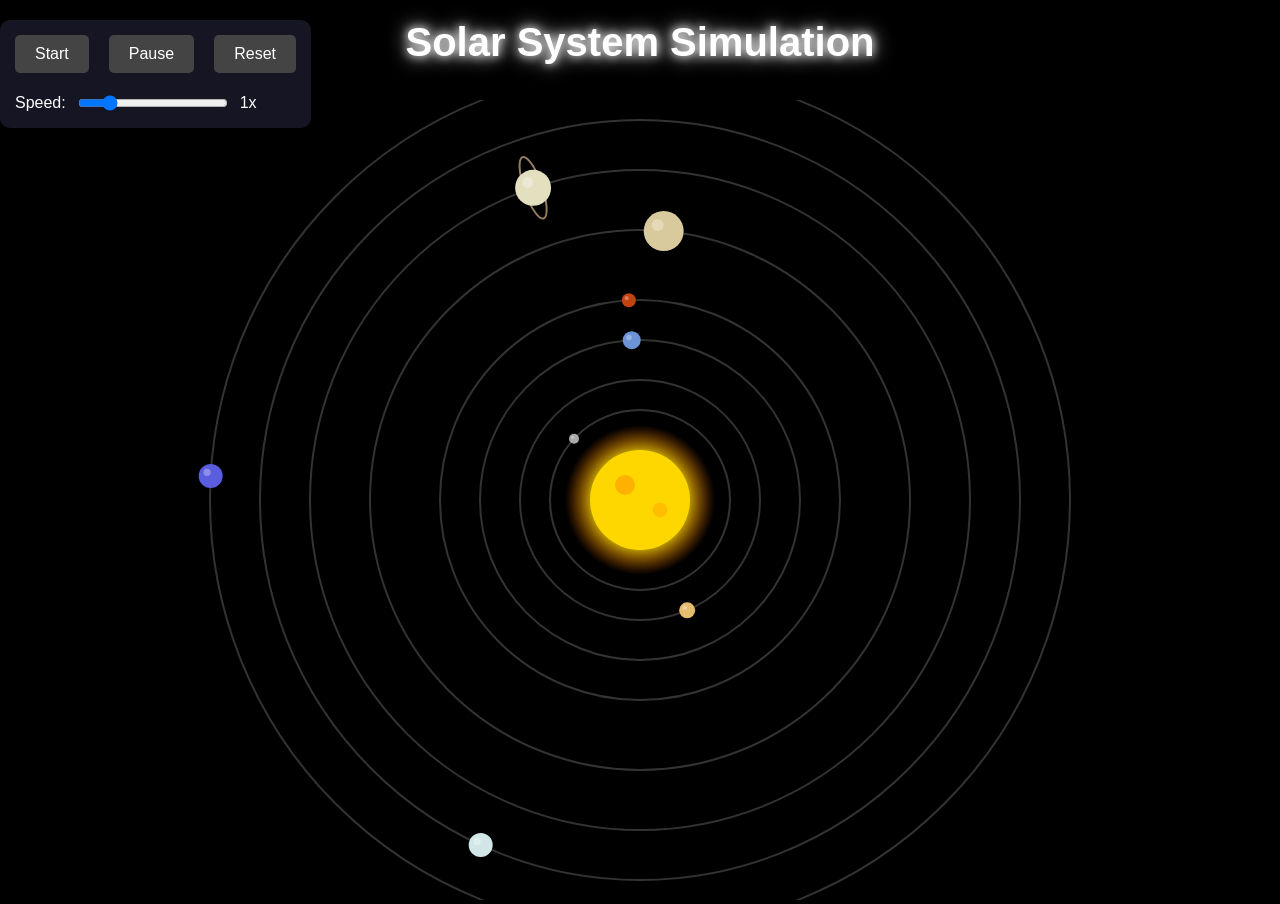
<file: planetary-motion/index.html>
<!DOCTYPE html>
<html lang="zh-CN">
<head>
    <meta charset="UTF-8">
    <meta name="viewport" content="width=device-width, initial-scale=1.0">
    <title>太阳系模拟器</title>
    <style>
        body {
            margin: 0;
            padding: 0;
            background-color: #000;
            color: white;
            font-family: Arial, sans-serif;
            /* overflow: hidden; */
        }
        
        .container {
            display: flex;
            flex-direction: column;
            align-items: center;
            position: relative;
        }
        
        h1 {
            margin: 20px 0 35px;
            text-align: center;
            font-size: 2.5em;
            text-shadow: 0 0 10px #fff, 0 0 20px #fff;
        }
        
        .simulation-container {
            position: relative;
            /* width: 800px;
            height: 600px; */
        }
        
        canvas {
            background-color: #000;
            border-radius: 8px;
        }
        
        .controls {
            position: absolute;
            top: 0;
            left: 0;
            margin: 20px 0;
            padding: 15px;
            background-color: rgba(30, 30, 50, 0.7);
            border-radius: 10px;
        }
        .controls-btns {
            margin-bottom: 20px;    
            display: flex;
            justify-content: center;
            align-items: center;
            gap: 20px;
        }
        
        button {
            padding: 10px 20px;
            font-size: 16px;
            background-color: #444;
            color: white;
            border: none;
            border-radius: 5px;
            cursor: pointer;
            transition: background-color 0.3s;
        }
        
        button:hover {
            background-color: #666;
        }
        
        .speed-control {
            display: flex;
            align-items: center;
            gap: 10px;
        }
        
        input[type="range"] {
            width: 150px;
        }
        
        .planet-info {
            position: absolute;
            background-color: rgba(0, 0, 0, 0.7);
            padding: 10px;
            border-radius: 5px;
            pointer-events: none;
            display: none;
        }
    </style>
</head>
<body>
    <div class="container">
        <h1>Solar System Simulation</h1>
        
        <div class="simulation-container">
            <canvas id="solarSystem" width="1000" height="800"></canvas>
            <div id="planetInfo" class="planet-info"></div>
        </div>
        
        <div class="controls">
            <div class="controls-btns">
                <button id="startBtn">Start</button>
                <button id="pauseBtn">Pause</button>
                <button id="resetBtn">Reset</button>
            </div>
            
            <div class="speed-control">
                <span>Speed:</span>
                <input type="range" id="speedSlider" min="0.1" max="5" step="0.1" value="1">
                <span id="speedValue">1x</span>
            </div>
        </div>
    </div>

    <script>
        // 获取canvas元素和上下文
        const canvas = document.getElementById('solarSystem');
        const ctx = canvas.getContext('2d');
        
        // 获取控制元素
        const startBtn = document.getElementById('startBtn');
        const pauseBtn = document.getElementById('pauseBtn');
        const resetBtn = document.getElementById('resetBtn');
        const speedSlider = document.getElementById('speedSlider');
        const speedValue = document.getElementById('speedValue');
        const planetInfo = document.getElementById('planetInfo');
        
        // 太阳系参数
        const centerX = canvas.width / 2;
        const centerY = canvas.height / 2;
        const sunRadius = 50;
        
        // 行星数据：名称、距离、半径、颜色、轨道周期（地球年）、初始角度
        const planets = [
            { name: "水星", distance: 90, radius: 5, color: "#A9A9A9", period: 0.24, angle: 0 },
            { name: "金星", distance: 120, radius: 8, color: "#E6BC6F", period: 0.62, angle: 0 },
            { name: "地球", distance: 160, radius: 9, color: "#6B93D6", period: 1, angle: 0 },
            { name: "火星", distance: 200, radius: 7, color: "#C1440E", period: 1.88, angle: 0 },
            { name: "木星", distance: 270, radius: 20, color: "#D8CA9D", period: 11.86, angle: 0 },
            { name: "土星", distance: 330, radius: 18, color: "#E3E0C0", period: 29.46, angle: 0, hasRings: true },
            { name: "天王星", distance: 380, radius: 12, color: "#D1E7E7", period: 84.01, angle: 0 },
            { name: "海王星", distance: 430, radius: 12, color: "#5B5DDF", period: 164.8, angle: 0 }
        ];
        
        // 初始化行星角度
        planets.forEach(planet => {
            planet.angle = Math.random() * Math.PI * 2;
        });
        
        // 模拟状态
        let isRunning = false;
        let animationId = null;
        let speed = 1;
        
        // 绘制太阳
        function drawSun() {
            // 太阳光晕效果
            const gradient = ctx.createRadialGradient(
                centerX, centerY, sunRadius * 0.8,
                centerX, centerY, sunRadius * 1.5
            );
            gradient.addColorStop(0, 'rgba(255, 255, 200, 1)');
            gradient.addColorStop(0.2, 'rgba(255, 220, 0, 0.8)');
            gradient.addColorStop(1, 'rgba(255, 100, 0, 0)');
            
            ctx.beginPath();
            ctx.arc(centerX, centerY, sunRadius * 1.5, 0, Math.PI * 2);
            ctx.fillStyle = gradient;
            ctx.fill();
            
            // 太阳本体
            ctx.beginPath();
            ctx.arc(centerX, centerY, sunRadius, 0, Math.PI * 2);
            ctx.fillStyle = '#FFD700';
            ctx.fill();
            
            // 太阳表面纹理
            ctx.beginPath();
            ctx.arc(centerX - sunRadius * 0.3, centerY - sunRadius * 0.3, sunRadius * 0.2, 0, Math.PI * 2);
            ctx.fillStyle = 'rgba(255, 140, 0, 0.5)';
            ctx.fill();
            
            ctx.beginPath();
            ctx.arc(centerX + sunRadius * 0.4, centerY + sunRadius * 0.2, sunRadius * 0.15, 0, Math.PI * 2);
            ctx.fillStyle = 'rgba(255, 165, 0, 0.5)';
            ctx.fill();
        }
        
        // 绘制轨道
        function drawOrbits() {
            planets.forEach(planet => {
                ctx.beginPath();
                ctx.arc(centerX, centerY, planet.distance, 0, Math.PI * 2);
                ctx.strokeStyle = 'rgba(255, 255, 255, 0.2)';
                ctx.stroke();
            });
        }
        
        // 绘制行星
        function drawPlanets() {
            planets.forEach(planet => {
                const x = centerX + planet.distance * Math.cos(planet.angle);
                const y = centerY + planet.distance * Math.sin(planet.angle);
                
                // 绘制土星环
                if (planet.hasRings) {
                    ctx.beginPath();
                    ctx.ellipse(x, y, planet.radius * 1.8, planet.radius * 0.5, planet.angle, 0, Math.PI * 2);
                    ctx.strokeStyle = 'rgba(210, 180, 140, 0.7)';
                    ctx.lineWidth = 2;
                    ctx.stroke();
                }
                
                // 绘制行星
                ctx.beginPath();
                ctx.arc(x, y, planet.radius, 0, Math.PI * 2);
                ctx.fillStyle = planet.color;
                ctx.fill();
                
                // 行星高光效果
                ctx.beginPath();
                ctx.arc(x - planet.radius * 0.3, y - planet.radius * 0.3, planet.radius * 0.3, 0, Math.PI * 2);
                ctx.fillStyle = 'rgba(255, 255, 255, 0.3)';
                ctx.fill();
            });
        }
        
        // 更新行星位置
        function updatePlanets() {
            planets.forEach(planet => {
                // 根据轨道周期计算角速度（相对于地球）
                const angularVelocity = (2 * Math.PI) / (planet.period * 365) * speed;
                planet.angle += angularVelocity;
            });
        }
        
        // 主动画循环
        function animate() {
            // 清除画布
            ctx.clearRect(0, 0, canvas.width, canvas.height);
            
            // 绘制星空背景
            drawStars();
            
            // 绘制轨道
            drawOrbits();
            
            // 绘制太阳
            drawSun();
            
            // 更新并绘制行星
            if (isRunning) {
                updatePlanets();
            }
            drawPlanets();
            
            // 继续动画循环
            animationId = requestAnimationFrame(animate);
        }
        
        // 绘制星空背景
        function drawStars() {
            // 只在初始化时绘制星星以提高性能
            if (!window.starsDrawn) {
                for (let i = 0; i < 200; i++) {
                    const x = Math.random() * canvas.width;
                    const y = Math.random() * canvas.height;
                    const radius = Math.random() * 1.2;
                    const opacity = Math.random() * 0.8 + 0.2;
                    
                    ctx.beginPath();
                    ctx.arc(x, y, radius, 0, Math.PI * 2);
                    ctx.fillStyle = `rgba(255, 255, 255, ${opacity})`;
                    ctx.fill();
                }
                window.starsDrawn = true;
            }
        }
        
        // 重置模拟
        function resetSimulation() {
            planets.forEach(planet => {
                planet.angle = Math.random() * Math.PI * 2;
            });
        }
        
        // 事件监听器
        startBtn.addEventListener('click', () => {
            isRunning = true;
        });
        
        pauseBtn.addEventListener('click', () => {
            isRunning = false;
        });
        
        resetBtn.addEventListener('click', () => {
            resetSimulation();
        });
        
        speedSlider.addEventListener('input', () => {
            speed = parseFloat(speedSlider.value);
            speedValue.textContent = speed.toFixed(1) + 'x';
        });
        
        // 鼠标悬停显示行星信息
        canvas.addEventListener('mousemove', (e) => {
            const rect = canvas.getBoundingClientRect();
            const mouseX = e.clientX - rect.left;
            const mouseY = e.clientY - rect.top;
            
            let hoveredPlanet = null;
            
            // 检查鼠标是否悬停在某个行星上
            for (const planet of planets) {
                const x = centerX + planet.distance * Math.cos(planet.angle);
                const y = centerY + planet.distance * Math.sin(planet.angle);
                const distance = Math.sqrt((mouseX - x) ** 2 + (mouseY - y) ** 2);
                
                if (distance < planet.radius + 5) {
                    hoveredPlanet = planet;
                    break;
                }
            }
            
            // 显示或隐藏行星信息
            if (hoveredPlanet) {
                planetInfo.style.display = 'block';
                planetInfo.style.left = (mouseX + 10) + 'px';
                planetInfo.style.top = (mouseY + 10) + 'px';
                planetInfo.innerHTML = `
                    <strong>${hoveredPlanet.name}</strong><br>
                    轨道半径: ${hoveredPlanet.distance}px<br>
                    相对大小: ${hoveredPlanet.radius}px<br>
                    公转周期: ${hoveredPlanet.period} 地球年
                `;
            } else {
                planetInfo.style.display = 'none';
            }
        });
        
        // 初始化并启动动画
        resetSimulation();
        animate();
    </script>
</body>
</html>
</file>
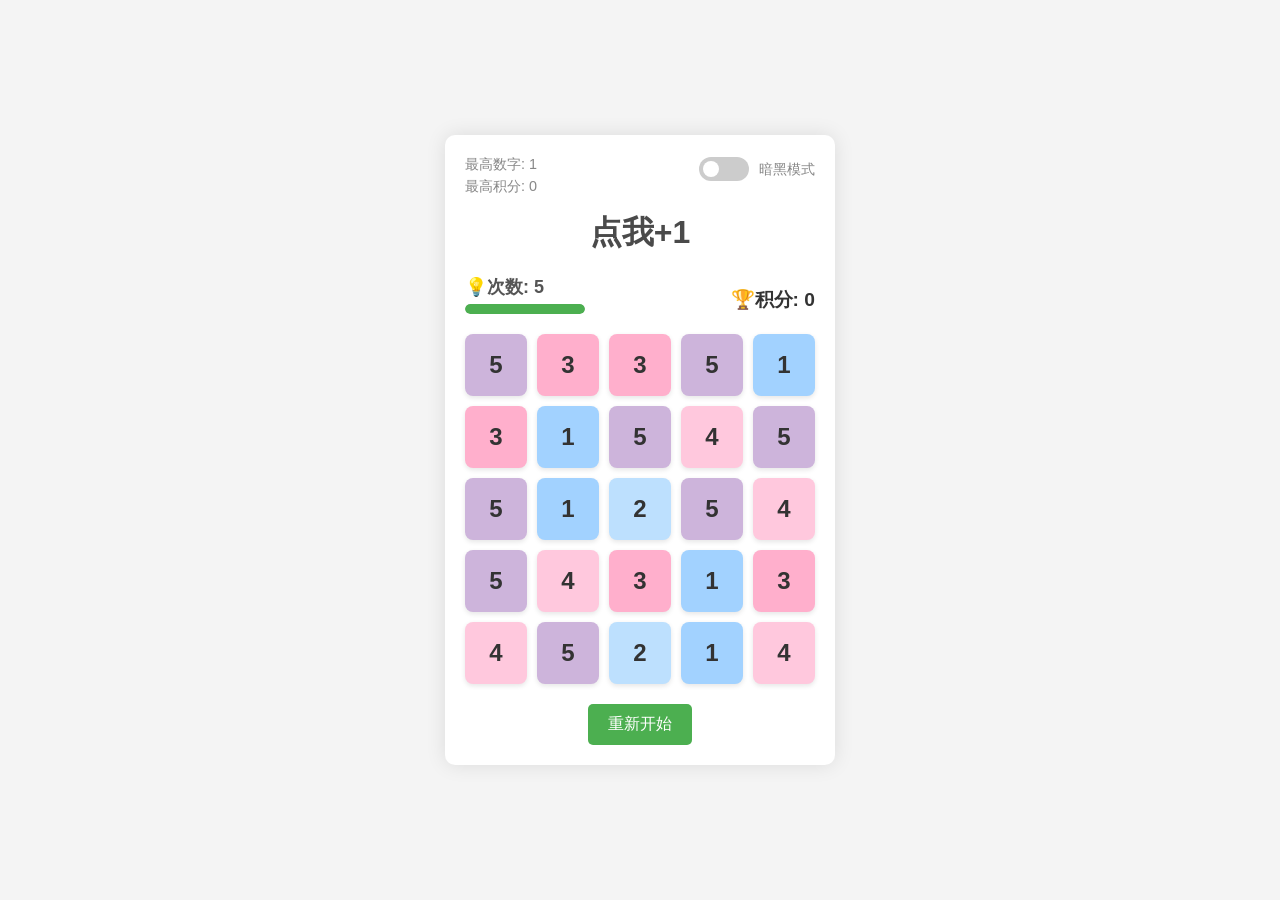
<file: tap-me/index.html>
<!DOCTYPE html>
<html lang="zh" data-theme="light">
<head>
    <meta charset="UTF-8">
    <meta name="viewport" content="width=device-width, initial-scale=1.0, maximum-scale=1.0, user-scalable=no">
    <title>点我+1</title>
    <link rel="stylesheet" href="style.css">
</head>
<body>
    <div class="container">
        <h1>点我+1</h1>
        <div class="game-info">
            <div class="counter-container">
                <div class="counter-label">💡次数: <span id="clicks-left">5</span></div>
                <div class="progress-bar-container">
                    <div class="progress-bar" id="clicks-progress-bar"></div>
                </div>
            </div>
            <div class="theme-switch">
                <label class="switch">
                    <input type="checkbox" id="theme-toggle">
                    <span class="slider round"></span>
                </label>
                <span class="theme-label">暗黑模式</span>
            </div>
        </div>
        <div class="game-board" id="game-board">
            <!-- 棋盘将由JavaScript动态生成 -->
        </div>
        <button id="restart-btn">重新开始</button>
    </div>
    <script src="script.js"></script>
</body>
</html>
</file>
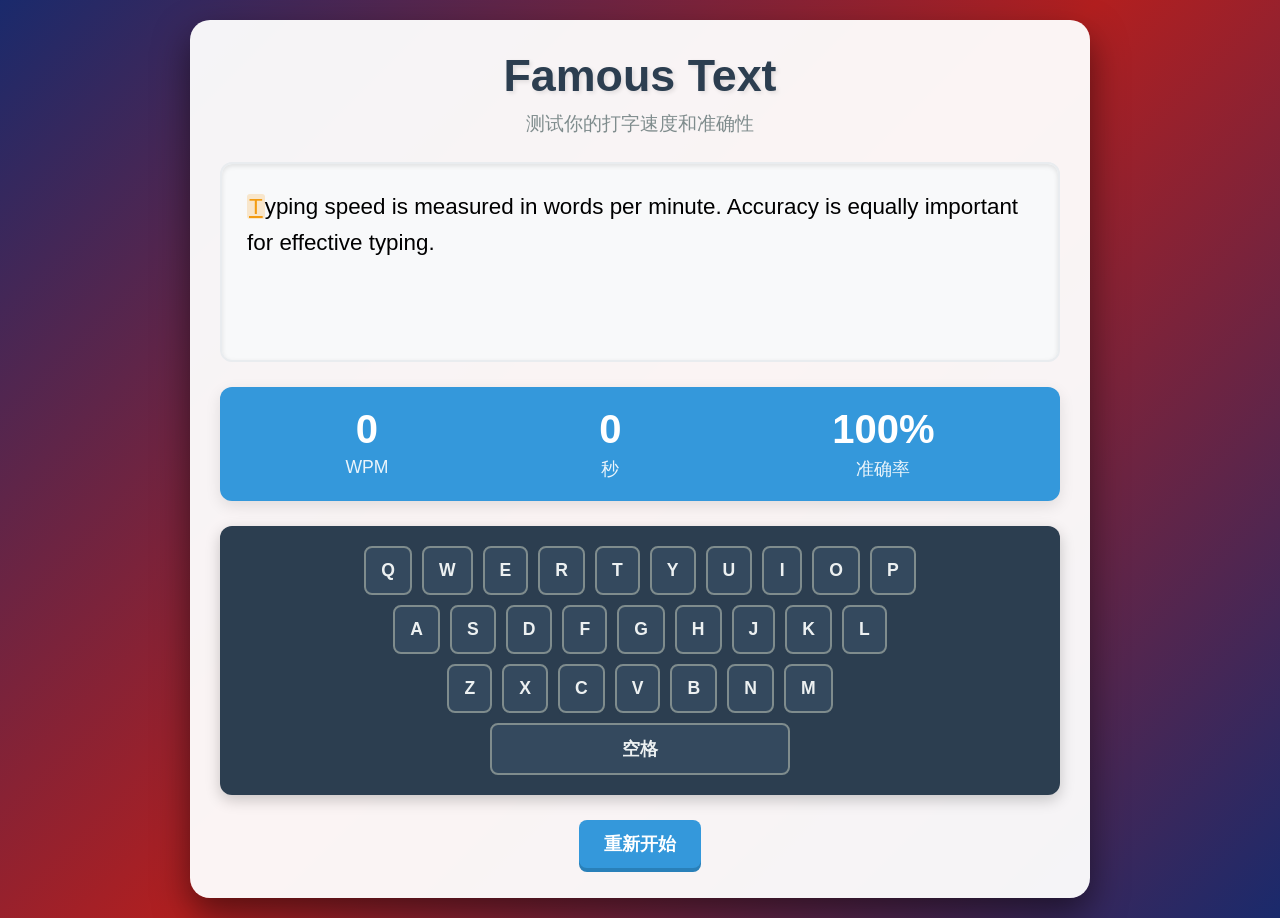
<file: typing-game/index.html>
<!DOCTYPE html>
<html lang="en">
<head>
    <meta charset="UTF-8">
    <meta name="viewport" content="width=device-width, initial-scale=1.0">
    <title>Famous Text - 打字练习游戏</title>
    <style>
        * {
            margin: 0;
            padding: 0;
            box-sizing: border-box;
            font-family: 'Segoe UI', Tahoma, Geneva, Verdana, sans-serif;
        }

        body {
            background: linear-gradient(135deg, #1a2a6c, #b21f1f, #1a2a6c);
            min-height: 100vh;
            display: flex;
            justify-content: center;
            align-items: center;
            padding: 20px;
        }

        .game-container {
            width: 100%;
            max-width: 900px;
            background: rgba(255, 255, 255, 0.95);
            border-radius: 20px;
            box-shadow: 0 15px 35px rgba(0, 0, 0, 0.5);
            overflow: hidden;
            padding: 30px;
        }

        header {
            text-align: center;
            margin-bottom: 25px;
        }

        h1 {
            color: #2c3e50;
            font-size: 2.8rem;
            text-shadow: 2px 2px 4px rgba(0, 0, 0, 0.1);
            margin-bottom: 10px;
        }

        .subtitle {
            color: #7f8c8d;
            font-size: 1.2rem;
        }

        .text-display {
            background: #f8f9fa;
            border: 2px solid #e9ecef;
            border-radius: 12px;
            padding: 25px;
            height: 200px;
            overflow: hidden;
            position: relative;
            margin-bottom: 25px;
            box-shadow: inset 0 2px 5px rgba(0, 0, 0, 0.1);
            font-size: 1.4rem;
            line-height: 1.6;
        }

        .text-content {
            white-space: pre-wrap;
            word-break: break-word;
        }

        .correct {
            color: #27ae60;
            background-color: rgba(39, 174, 96, 0.1);
        }

        .current {
            color: #f39c12;
            background-color: rgba(243, 156, 18, 0.2);
            border-radius: 3px;
            padding: 0 2px;
            text-decoration: underline;
        }

        .incorrect {
            color: #e74c3c;
            background-color: rgba(231, 76, 60, 0.2);
            border-radius: 3px;
            padding: 0 2px;
        }

        .stats-container {
            display: flex;
            justify-content: space-around;
            background: #3498db;
            border-radius: 12px;
            padding: 20px;
            margin-bottom: 25px;
            box-shadow: 0 5px 15px rgba(0, 0, 0, 0.1);
        }

        .stat-box {
            text-align: center;
            color: white;
        }

        .stat-value {
            font-size: 2.5rem;
            font-weight: bold;
            margin-bottom: 5px;
        }

        .stat-label {
            font-size: 1.1rem;
            opacity: 0.9;
        }

        .keyboard-container {
            background: #2c3e50;
            border-radius: 12px;
            padding: 20px;
            box-shadow: 0 5px 15px rgba(0, 0, 0, 0.2);
        }

        .keyboard-row {
            display: flex;
            justify-content: center;
            margin-bottom: 10px;
        }

        .keyboard-row:last-child {
            margin-bottom: 0;
        }

        .key {
            background: #34495e;
            color: #ecf0f1;
            border: 2px solid #7f8c8d;
            border-radius: 8px;
            padding: 12px 15px;
            margin: 0 5px;
            min-width: 40px;
            text-align: center;
            font-weight: bold;
            font-size: 1.1rem;
            cursor: default;
            user-select: none;
            transition: all 0.1s ease;
            box-shadow: 0 3px 0 #2c3e50;
        }

        .key.space {
            min-width: 300px;
        }

        .key.active {
            background: #f39c12;
            transform: translateY(3px);
            box-shadow: 0 0 0 #2c3e50;
        }

        .key.special {
            background: #9b59b6;
        }

        .controls {
            display: flex;
            justify-content: center;
            margin-top: 25px;
        }

        button {
            background: #3498db;
            color: white;
            border: none;
            border-radius: 8px;
            padding: 12px 25px;
            font-size: 1.1rem;
            font-weight: bold;
            cursor: pointer;
            transition: all 0.3s ease;
            box-shadow: 0 4px 0 #2980b9;
        }

        button:hover {
            background: #2980b9;
            transform: translateY(2px);
            box-shadow: 0 2px 0 #2980b9;
        }

        button:active {
            transform: translateY(4px);
            box-shadow: 0 0 0 #2980b9;
        }

        .result-container {
            text-align: center;
            padding: 20px;
            background: #2ecc71;
            border-radius: 12px;
            margin-top: 20px;
            color: white;
            display: none;
        }

        .result-title {
            font-size: 1.8rem;
            margin-bottom: 15px;
        }

        .result-stats {
            font-size: 1.4rem;
            margin-bottom: 20px;
        }

        @media (max-width: 768px) {
            .game-container {
                padding: 15px;
            }
            
            h1 {
                font-size: 2.2rem;
            }
            
            .text-display {
                font-size: 1.1rem;
                padding: 15px;
                height: 180px;
            }
            
            .key {
                padding: 8px 10px;
                min-width: 30px;
                font-size: 0.9rem;
            }
            
            .key.space {
                min-width: 200px;
            }
            
            .stat-value {
                font-size: 2rem;
            }
        }
    </style>
</head>
<body>
    <div class="game-container">
        <header>
            <h1>Famous Text</h1>
            <p class="subtitle">测试你的打字速度和准确性</p>
        </header>

        <div class="text-display">
            <div class="text-content" id="text-content"></div>
        </div>

        <div class="stats-container">
            <div class="stat-box">
                <div class="stat-value" id="wpm">0</div>
                <div class="stat-label">WPM</div>
            </div>
            <div class="stat-box">
                <div class="stat-value" id="time">0</div>
                <div class="stat-label">秒</div>
            </div>
            <div class="stat-box">
                <div class="stat-value" id="accuracy">100%</div>
                <div class="stat-label">准确率</div>
            </div>
        </div>

        <div class="keyboard-container">
            <div class="keyboard-row">
                <div class="key" data-key="q">Q</div>
                <div class="key" data-key="w">W</div>
                <div class="key" data-key="e">E</div>
                <div class="key" data-key="r">R</div>
                <div class="key" data-key="t">T</div>
                <div class="key" data-key="y">Y</div>
                <div class="key" data-key="u">U</div>
                <div class="key" data-key="i">I</div>
                <div class="key" data-key="o">O</div>
                <div class="key" data-key="p">P</div>
            </div>
            <div class="keyboard-row">
                <div class="key" data-key="a">A</div>
                <div class="key" data-key="s">S</div>
                <div class="key" data-key="d">D</div>
                <div class="key" data-key="f">F</div>
                <div class="key" data-key="g">G</div>
                <div class="key" data-key="h">H</div>
                <div class="key" data-key="j">J</div>
                <div class="key" data-key="k">K</div>
                <div class="key" data-key="l">L</div>
            </div>
            <div class="keyboard-row">
                <div class="key" data-key="z">Z</div>
                <div class="key" data-key="x">X</div>
                <div class="key" data-key="c">C</div>
                <div class="key" data-key="v">V</div>
                <div class="key" data-key="b">B</div>
                <div class="key" data-key="n">N</div>
                <div class="key" data-key="m">M</div>
            </div>
            <div class="keyboard-row">
                <div class="key space" data-key=" ">空格</div>
            </div>
        </div>

        <div class="controls">
            <button id="reset-btn">重新开始</button>
        </div>

        <div class="result-container" id="result-container">
            <div class="result-title">游戏完成!</div>
            <div class="result-stats">
                最终速度: <span id="final-wpm">0</span> WPM<br>
                用时: <span id="final-time">0</span> 秒<br>
                准确率: <span id="final-accuracy">100%</span>
            </div>
            <button id="play-again-btn">再玩一次</button>
        </div>
    </div>

    <script>
        document.addEventListener('DOMContentLoaded', () => {
            // 游戏文本
            const gameTexts = [
                "The quick brown fox jumps over the lazy dog. This sentence contains all letters of the English alphabet.",
                "Programming is the process of creating a set of instructions that tell a computer how to perform a task.",
                "Typing speed is measured in words per minute. Accuracy is equally important for effective typing.",
                "Practice makes perfect. The more you type, the better and faster you become at typing.",
                "In a hole in the ground there lived a hobbit. Not a nasty, dirty, wet hole filled with the ends of worms."
            ];
            
            // DOM 元素
            const textContent = document.getElementById('text-content');
            const wpmDisplay = document.getElementById('wpm');
            const timeDisplay = document.getElementById('time');
            const accuracyDisplay = document.getElementById('accuracy');
            const resetBtn = document.getElementById('reset-btn');
            const resultContainer = document.getElementById('result-container');
            const finalWpm = document.getElementById('final-wpm');
            const finalTime = document.getElementById('final-time');
            const finalAccuracy = document.getElementById('final-accuracy');
            const playAgainBtn = document.getElementById('play-again-btn');
            const keys = document.querySelectorAll('.key');
            
            // 游戏状态
            let currentText = '';
            let userInput = '';
            let startTime = null;
            let timerInterval = null;
            let gameActive = false;
            let correctChars = 0;
            let totalChars = 0;
            
            // 初始化游戏
            function initGame() {
                // 随机选择一个文本
                currentText = gameTexts[Math.floor(Math.random() * gameTexts.length)];
                userInput = '';
                startTime = null;
                gameActive = false;
                correctChars = 0;
                totalChars = 0;
                
                // 清除计时器
                if (timerInterval) {
                    clearInterval(timerInterval);
                    timerInterval = null;
                }
                
                // 重置显示
                textContent.innerHTML = '';
                wpmDisplay.textContent = '0';
                timeDisplay.textContent = '0';
                accuracyDisplay.textContent = '100%';
                resultContainer.style.display = 'none';
                
                // 显示文本
                renderText();
            }
            
            // 渲染文本
            function renderText() {
                textContent.innerHTML = '';
                
                for (let i = 0; i < currentText.length; i++) {
                    const charSpan = document.createElement('span');
                    charSpan.textContent = currentText[i];
                    
                    if (i < userInput.length) {
                        if (userInput[i] === currentText[i]) {
                            charSpan.className = 'correct';
                        } else {
                            charSpan.className = 'incorrect';
                        }
                    } else if (i === userInput.length) {
                        charSpan.className = 'current';
                    }
                    
                    textContent.appendChild(charSpan);
                }
            }
            
            // 更新统计信息
            function updateStats() {
                if (!startTime) return;
                
                const currentTime = new Date();
                const elapsedTime = (currentTime - startTime) / 1000; // 秒
                timeDisplay.textContent = Math.floor(elapsedTime);
                
                // 计算 WPM (每分钟单词数)
                // 假设一个单词为5个字符
                const wordsTyped = correctChars / 5;
                const minutes = elapsedTime / 60;
                const wpm = minutes > 0 ? Math.round(wordsTyped / minutes) : 0;
                wpmDisplay.textContent = wpm;
                
                // 计算准确率
                const accuracy = totalChars > 0 ? Math.round((correctChars / totalChars) * 100) : 100;
                accuracyDisplay.textContent = `${accuracy}%`;
            }
            
            // 开始计时器
            function startTimer() {
                if (!startTime) {
                    startTime = new Date();
                    timerInterval = setInterval(updateStats, 100);
                }
            }
            
            // 检查游戏是否完成
            function checkGameCompletion() {
                if (userInput.length === currentText.length) {
                    // 游戏完成
                    gameActive = false;
                    clearInterval(timerInterval);
                    
                    // 显示结果
                    const finalTimeValue = Math.floor((new Date() - startTime) / 1000);
                    const finalWpmValue = parseInt(wpmDisplay.textContent);
                    const finalAccuracyValue = accuracyDisplay.textContent;
                    
                    finalWpm.textContent = finalWpmValue;
                    finalTime.textContent = finalTimeValue;
                    finalAccuracy.textContent = finalAccuracyValue;
                    resultContainer.style.display = 'block';
                }
            }
            
            // 处理按键按下
            function handleKeyDown(e) {
                if (!gameActive && e.key !== ' ') {
                    gameActive = true;
                    startTimer();
                }
                
                // 忽略特殊键（除了退格）
                if (e.key === 'Backspace') {
                    e.preventDefault();
                    if (userInput.length > 0) {
                        userInput = userInput.slice(0, -1);
                        renderText();
                        updateStats();
                    }
                    return;
                }
                
                // 只处理可见字符
                if (e.key.length === 1 || e.key === ' ') {
                    e.preventDefault();
                    userInput += e.key;
                    totalChars++;
                    
                    // 检查字符是否正确
                    const currentIndex = userInput.length - 1;
                    if (currentIndex < currentText.length && userInput[currentIndex] === currentText[currentIndex]) {
                        correctChars++;
                    }
                    
                    renderText();
                    updateStats();
                    checkGameCompletion();
                }
            }
            
            // 虚拟键盘反馈
            function updateVirtualKeyboard(e) {
                const keyElement = document.querySelector(`.key[data-key="${e.key.toLowerCase()}"]`);
                if (keyElement) {
                    keyElement.classList.add('active');
                    setTimeout(() => {
                        keyElement.classList.remove('active');
                    }, 150);
                }
            }
            
            // 事件监听器
            document.addEventListener('keydown', (e) => {
                handleKeyDown(e);
                updateVirtualKeyboard(e);
            });
            
            resetBtn.addEventListener('click', initGame);
            playAgainBtn.addEventListener('click', initGame);
            
            // 初始化游戏
            initGame();
        });
    </script>
</body>
</html>
</file>
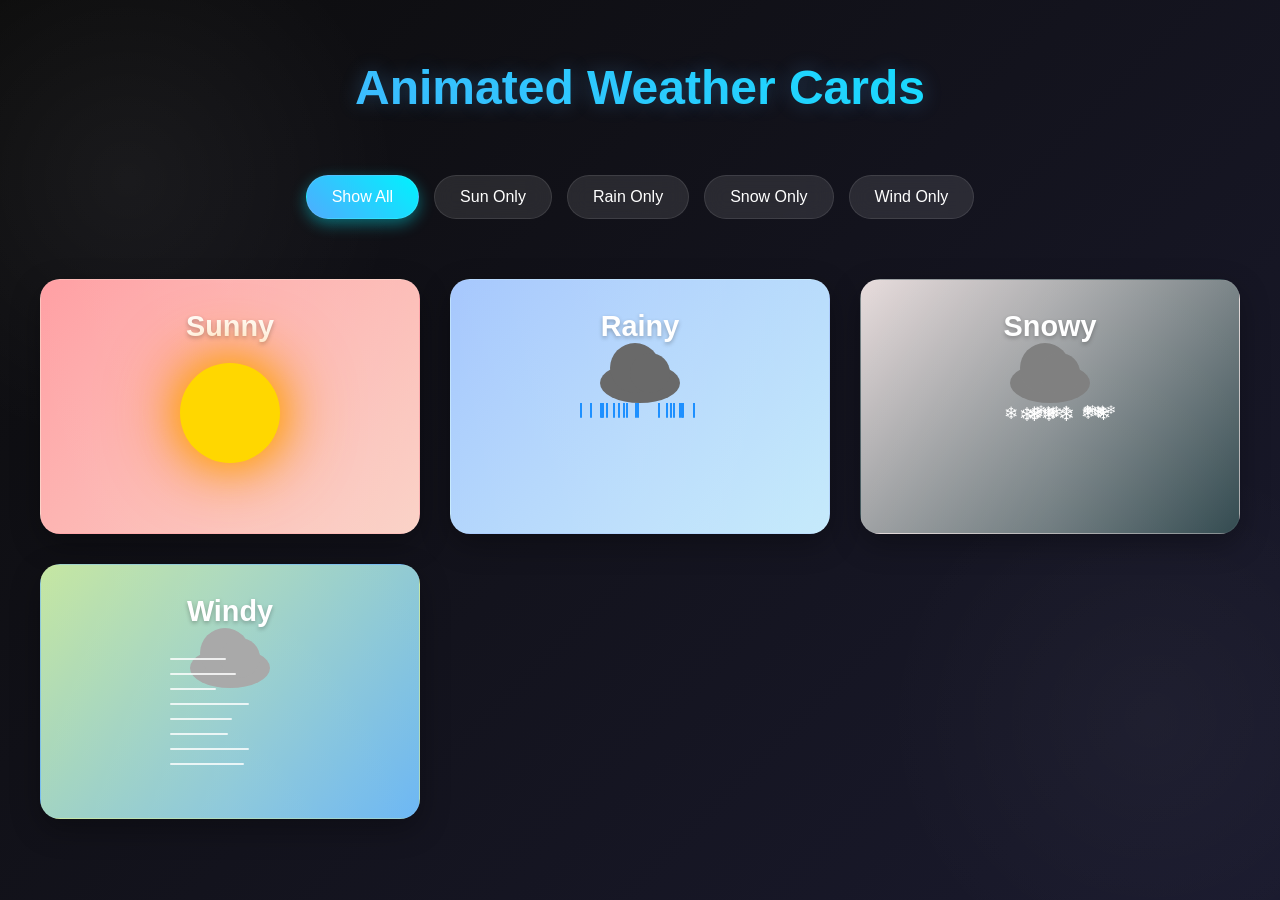
<file: weather-card/index.html>
<!DOCTYPE html>
<html lang="en">
<head>
    <meta charset="UTF-8">
    <meta name="viewport" content="width=device-width, initial-scale=1.0">
    <title>Animated Weather Cards</title>
    <style>
        * {
            margin: 0;
            padding: 0;
            box-sizing: border-box;
        }

        body {
            font-family: 'Segoe UI', Tahoma, Geneva, Verdana, sans-serif;
            background: linear-gradient(135deg, #0c0c0c 0%, #1a1a2e 100%);
            color: #fff;
            min-height: 100vh;
            padding: 20px;
            position: relative;
            overflow-x: hidden;
        }

        body::before {
            content: '';
            position: absolute;
            top: 0;
            left: 0;
            right: 0;
            bottom: 0;
            background: 
                radial-gradient(circle at 10% 20%, rgba(255, 255, 255, 0.05) 0%, transparent 20%),
                radial-gradient(circle at 90% 80%, rgba(255, 255, 255, 0.03) 0%, transparent 20%);
            pointer-events: none;
        }

        .container {
            max-width: 1400px;
            margin: 0 auto;
            padding: 20px;
        }

        header {
            text-align: center;
            margin-bottom: 30px;
            padding: 20px 0;
        }

        h1 {
            font-size: 3rem;
            font-weight: 700;
            background: linear-gradient(45deg, #4facfe 0%, #00f2fe 100%);
            -webkit-background-clip: text;
            -webkit-text-fill-color: transparent;
            text-shadow: 0 0 20px rgba(79, 172, 254, 0.3);
            margin-bottom: 10px;
        }

        .filter-buttons {
            display: flex;
            justify-content: center;
            flex-wrap: wrap;
            gap: 15px;
            margin-bottom: 40px;
        }

        .filter-btn {
            padding: 12px 25px;
            border: none;
            border-radius: 30px;
            background: rgba(255, 255, 255, 0.1);
            color: #fff;
            font-size: 1rem;
            font-weight: 500;
            cursor: pointer;
            transition: all 0.3s ease;
            backdrop-filter: blur(10px);
            border: 1px solid rgba(255, 255, 255, 0.1);
        }

        .filter-btn:hover {
            background: rgba(255, 255, 255, 0.2);
            transform: translateY(-2px);
        }

        .filter-btn.active {
            background: linear-gradient(45deg, #4facfe, #00f2fe);
            box-shadow: 0 5px 15px rgba(0, 242, 254, 0.4);
        }

        .cards-container {
            display: grid;
            grid-template-columns: repeat(auto-fit, minmax(280px, 1fr));
            gap: 30px;
            padding: 20px 0;
        }

        .weather-card {
            background: rgba(30, 30, 46, 0.8);
            border-radius: 20px;
            padding: 30px;
            text-align: center;
            backdrop-filter: blur(10px);
            border: 1px solid rgba(255, 255, 255, 0.1);
            box-shadow: 0 10px 30px rgba(0, 0, 0, 0.3);
            transition: all 0.5s ease;
            position: relative;
            overflow: hidden;
        }

        .weather-card.hidden {
            opacity: 0;
            transform: scale(0.8);
            height: 0;
            padding: 0;
            margin: 0;
            border: none;
        }

        .weather-card::before {
            content: '';
            position: absolute;
            top: -50%;
            left: -50%;
            width: 200%;
            height: 200%;
            background: linear-gradient(45deg, transparent, rgba(255, 255, 255, 0.1), transparent);
            transform: rotate(45deg);
            transition: all 0.5s ease;
        }

        .weather-card:hover::before {
            transform: rotate(45deg) translate(20%, 20%);
        }

        .weather-card:hover {
            transform: translateY(-10px);
            box-shadow: 0 15px 35px rgba(0, 0, 0, 0.4);
        }

        .weather-type {
            font-size: 1.8rem;
            font-weight: 600;
            margin-bottom: 20px;
            text-shadow: 0 2px 4px rgba(0, 0, 0, 0.3);
        }

        .weather-icon {
            width: 120px;
            height: 120px;
            margin: 0 auto 20px;
            position: relative;
        }

        /* Sunny Card Styles */
        .sunny-card {
            background: linear-gradient(135deg, #ff9a9e 0%, #fad0c4 100%);
        }

        .sunny-icon {
            width: 100px;
            height: 100px;
            background: #FFD700;
            border-radius: 50%;
            margin: 0 auto;
            box-shadow: 0 0 40px #FFA500, 0 0 80px #FF8C00;
            animation: pulse 2s infinite ease-in-out;
        }

        @keyframes pulse {
            0% { transform: scale(1); box-shadow: 0 0 40px #FFA500, 0 0 80px #FF8C00; }
            50% { transform: scale(1.1); box-shadow: 0 0 60px #FFA500, 0 0 100px #FF8C00; }
            100% { transform: scale(1); box-shadow: 0 0 40px #FFA500, 0 0 80px #FF8C00; }
        }

        /* Rainy Card Styles */
        .rainy-card {
            background: linear-gradient(135deg, #a1c4fd 0%, #c2e9fb 100%);
        }

        .rainy-icon {
            position: relative;
        }

        .rainy-cloud {
            width: 80px;
            height: 40px;
            background: #696969;
            border-radius: 50%;
            position: relative;
            margin: 0 auto;
        }

        .rainy-cloud::before {
            content: '';
            position: absolute;
            top: -20px;
            left: 10px;
            width: 50px;
            height: 50px;
            background: #696969;
            border-radius: 50%;
        }

        .rainy-cloud::after {
            content: '';
            position: absolute;
            top: -10px;
            right: 10px;
            width: 40px;
            height: 40px;
            background: #696969;
            border-radius: 50%;
        }

        .rain-drop {
            position: absolute;
            width: 2px;
            height: 15px;
            background: #1E90FF;
            border-radius: 0 0 5px 5px;
            animation: rainFall linear infinite;
        }

        @keyframes rainFall {
            to { transform: translateY(120px); }
        }

        /* Snowy Card Styles */
        .snowy-card {
            background: linear-gradient(135deg, #e6dada 0%, #274046 100%);
        }

        .snowy-icon {
            position: relative;
        }

        .snowy-cloud {
            width: 80px;
            height: 40px;
            background: #808080;
            border-radius: 50%;
            position: relative;
            margin: 0 auto;
        }

        .snowy-cloud::before {
            content: '';
            position: absolute;
            top: -20px;
            left: 10px;
            width: 50px;
            height: 50px;
            background: #808080;
            border-radius: 50%;
        }

        .snowy-cloud::after {
            content: '';
            position: absolute;
            top: -10px;
            right: 10px;
            width: 40px;
            height: 40px;
            background: #808080;
            border-radius: 50%;
        }

        .snow-flake {
            position: absolute;
            color: white;
            font-size: 20px;
            animation: snowFall linear infinite;
        }

        @keyframes snowFall {
            to { transform: translateY(120px); }
        }

        /* Windy Card Styles */
        .windy-card {
            background: linear-gradient(135deg, #c2e59c 0%, #64b3f4 100%);
        }

        .windy-icon {
            position: relative;
        }

        .windy-cloud {
            width: 80px;
            height: 40px;
            background: #A9A9A9;
            border-radius: 50%;
            position: relative;
            margin: 0 auto;
        }

        .windy-cloud::before {
            content: '';
            position: absolute;
            top: -20px;
            left: 10px;
            width: 50px;
            height: 50px;
            background: #A9A9A9;
            border-radius: 50%;
        }

        .windy-cloud::after {
            content: '';
            position: absolute;
            top: -10px;
            right: 10px;
            width: 40px;
            height: 40px;
            background: #A9A9A9;
            border-radius: 50%;
        }

        .wind-line {
            position: absolute;
            height: 2px;
            background: rgba(255, 255, 255, 0.8);
            border-radius: 2px;
            animation: windMove ease-in-out infinite;
        }

        @keyframes windMove {
            0% { transform: translateX(-100px); opacity: 0; }
            10% { opacity: 1; }
            90% { opacity: 1; }
            100% { transform: translateX(200px); opacity: 0; }
        }

        /* Responsive Design */
        @media (max-width: 768px) {
            h1 {
                font-size: 2.2rem;
            }
            
            .filter-buttons {
                gap: 10px;
            }
            
            .filter-btn {
                padding: 10px 15px;
                font-size: 0.9rem;
            }
            
            .cards-container {
                grid-template-columns: 1fr;
                gap: 20px;
            }
            
            .weather-card {
                padding: 20px;
            }
        }

        @media (max-width: 480px) {
            h1 {
                font-size: 1.8rem;
            }
            
            .filter-buttons {
                flex-direction: column;
                align-items: center;
            }
            
            .filter-btn {
                width: 80%;
            }
        }
    </style>
</head>
<body>
    <div class="container">
        <header>
            <h1>Animated Weather Cards</h1>
        </header>
        
        <div class="filter-buttons">
            <button class="filter-btn active" data-filter="all">Show All</button>
            <button class="filter-btn" data-filter="sunny">Sun Only</button>
            <button class="filter-btn" data-filter="rainy">Rain Only</button>
            <button class="filter-btn" data-filter="snowy">Snow Only</button>
            <button class="filter-btn" data-filter="windy">Wind Only</button>
        </div>
        
        <div class="cards-container">
            <!-- Sunny Card -->
            <div class="weather-card sunny-card" data-weather="sunny">
                <h2 class="weather-type">Sunny</h2>
                <div class="weather-icon">
                    <div class="sunny-icon"></div>
                </div>
            </div>
            
            <!-- Rainy Card -->
            <div class="weather-card rainy-card" data-weather="rainy">
                <h2 class="weather-type">Rainy</h2>
                <div class="weather-icon rainy-icon">
                    <div class="rainy-cloud"></div>
                </div>
            </div>
            
            <!-- Snowy Card -->
            <div class="weather-card snowy-card" data-weather="snowy">
                <h2 class="weather-type">Snowy</h2>
                <div class="weather-icon snowy-icon">
                    <div class="snowy-cloud"></div>
                </div>
            </div>
            
            <!-- Windy Card -->
            <div class="weather-card windy-card" data-weather="windy">
                <h2 class="weather-type">Windy</h2>
                <div class="weather-icon windy-icon">
                    <div class="windy-cloud"></div>
                </div>
            </div>

        </div>
    </div>

    <script>
        document.addEventListener('DOMContentLoaded', function() {
            // Filter buttons functionality
            const filterButtons = document.querySelectorAll('.filter-btn');
            const weatherCards = document.querySelectorAll('.weather-card');
            
            filterButtons.forEach(button => {
                button.addEventListener('click', function() {
                    // Update active button
                    filterButtons.forEach(btn => btn.classList.remove('active'));
                    this.classList.add('active');
                    
                    const filter = this.getAttribute('data-filter');
                    
                    // Filter cards
                    weatherCards.forEach(card => {
                        if (filter === 'all' || card.getAttribute('data-weather') === filter) {
                            card.classList.remove('hidden');
                        } else {
                            card.classList.add('hidden');
                        }
                    });
                });
            });
            
            // Create rain drops for rainy cards
            function createRainDrops() {
                const rainyCards = document.querySelectorAll('.rainy-card');
                rainyCards.forEach(card => {
                    const icon = card.querySelector('.rainy-icon');
                    for (let i = 0; i < 20; i++) {
                        const drop = document.createElement('div');
                        drop.className = 'rain-drop';
                        drop.style.left = Math.random() * 100 + '%';
                        drop.style.animationDuration = (Math.random() * 1 + 0.5) + 's';
                        drop.style.animationDelay = Math.random() * 2 + 's';
                        icon.appendChild(drop);
                    }
                });
            }
            
            // Create snow flakes for snowy cards
            function createSnowFlakes() {
                const snowyCards = document.querySelectorAll('.snowy-card');
                snowyCards.forEach(card => {
                    const icon = card.querySelector('.snowy-icon');
                    for (let i = 0; i < 20; i++) {
                        const flake = document.createElement('div');
                        flake.className = 'snow-flake';
                        flake.innerHTML = '❄';
                        flake.style.left = Math.random() * 100 + '%';
                        flake.style.fontSize = (Math.random() * 10 + 10) + 'px';
                        flake.style.animationDuration = (Math.random() * 3 + 2) + 's';
                        flake.style.animationDelay = Math.random() * 5 + 's';
                        icon.appendChild(flake);
                    }
                });
            }
            
            // Create wind lines for windy cards
            function createWindLines() {
                const windyCards = document.querySelectorAll('.windy-card');
                windyCards.forEach(card => {
                    const icon = card.querySelector('.windy-icon');
                    for (let i = 0; i < 8; i++) {
                        const line = document.createElement('div');
                        line.className = 'wind-line';
                        line.style.top = (i * 15 + 10) + 'px';
                        line.style.width = (Math.random() * 50 + 30) + 'px';
                        line.style.animationDuration = (Math.random() * 2 + 1) + 's';
                        line.style.animationDelay = (Math.random() * 1) + 's';
                        icon.appendChild(line);
                    }
                });
            }
            
            // Initialize animations
            createRainDrops();
            createSnowFlakes();
            createWindLines();
            
            // Add hover effects to cards
            const cards = document.querySelectorAll('.weather-card');
            cards.forEach(card => {
                card.addEventListener('mouseenter', function() {
                    this.style.transform = 'translateY(-10px)';
                });
                
                card.addEventListener('mouseleave', function() {
                    this.style.transform = 'translateY(0)';
                });
            });
        });
    </script>
</body>
</html>
</file>
<file: life-progress-bar/styles.css>
/* 主题变量：暗色默认 */
:root{
  --bg:#0f1115;
  --card:#151922;
  --text:#e6e8ef;
  --muted:#98a2b3;
  --accent:#4f8cff;
  --accent-2:#23cfa7;
  --danger:#ef6f6c;
  --warn:#ffd166;
  --past:#0b0b0b; /* 调暗但非纯黑，便于条纹叠加 */
  --future:#3b82f6;
  --work:#f59e0b;
  --kid:#22c55e;
  --retired:#eab308;
  --free:#7c3aed;
  --grid-cell:12px;
  --radius:14px;
  --shadow:0 10px 30px rgba(0,0,0,.25);
}

/* 亮色主题变量 */
:root[data-theme="light"]{
  --bg:#f7f8fa;
  --card:#ffffff;
  --text:#1f2937;
  --muted:#6b7280;
  --accent:#2563eb;
  --accent-2:#10b981;
  --danger:#dc2626;
  --warn:#d97706;
  --past:#e5e7eb; /* 亮色下的已过去底色 */
  --future:#3b82f6;
  --work:#f59e0b;
  --kid:#22c55e;
  --retired:#eab308;
  --free:#7c3aed;
  --shadow:0 8px 24px rgba(0,0,0,.08);
}

/* 跟随系统优先，除非手动覆盖 data-theme */
@media (prefers-color-scheme: light){
  :root:not([data-theme]){
    --bg:#f7f8fa;
    --card:#ffffff;
    --text:#1f2937;
    --muted:#6b7280;
    --accent:#2563eb;
    --accent-2:#10b981;
    --danger:#dc2626;
    --warn:#d97706;
    --past:#e5e7eb;
    --future:#3b82f6;
    --work:#f59e0b;
    --kid:#22c55e;
    --retired:#eab308;
    --free:#7c3aed;
    --shadow:0 8px 24px rgba(0,0,0,.08);
  }
}

*{box-sizing:border-box}
html,body{height:100%}
body{
  margin:0;
  font-family:"Inter",system-ui,-apple-system,Segoe UI,Roboto,Helvetica,Arial,"Apple Color Emoji","Segoe UI Emoji";
  background:linear-gradient(180deg, var(--bg) 0%, var(--bg) 100%);
  color:var(--text);
}

.container{max-width:1040px;margin:0 auto;padding:24px}
.header{text-align:center;position:relative;padding-top:36px;padding-bottom:4px}
.header h1{margin:0 0 6px 0;font-size:28px;font-weight:700;letter-spacing:.2px}
.footer{padding-top:8px;padding-bottom:36px;color:var(--muted);text-align:center}
.theme-toggle{position:absolute;right:20px;top:24px;padding:8px 12px;border-radius:999px;border:1px solid rgba(255,255,255,.12);background:#0d121c;color:var(--text);cursor:pointer;font-size:12px}
.theme-toggle:hover{border-color:var(--accent);box-shadow:0 0 0 3px rgba(79,140,255,.15)}
:root[data-theme="light"] .theme-toggle{ background:#ffffff; border-color:rgba(0,0,0,.08) }

.card{
  background:var(--card);
  border-radius:var(--radius);
  padding:22px 20px;
  margin:16px 0;
  box-shadow:var(--shadow);
  border:1px solid rgba(255,255,255,0.04);
}
:root[data-theme="light"] .card{ border-color:rgba(0,0,0,.06) }
.card h2{margin:0 0 14px 0;font-size:18px;font-weight:600}

.mono{font-variant-numeric:tabular-nums;letter-spacing:.2px}
.small{font-size:12px;color:var(--muted)}

/* 第一部分：当下 */
.now-grid{display:grid;grid-template-columns:1.1fr 2fr;gap:16px;align-items:start}
.now-time{display:grid;gap:8px}
.now-line{display:flex;justify-content:space-between;align-items:center;padding:10px 12px;background:#111621;border:1px solid rgba(255,255,255,.05);border-radius:10px}
:root[data-theme="light"] .now-line{ background:#f3f4f6; border-color:rgba(0,0,0,.06) }
.now-line .label{color:var(--muted)}
.now-line .value{font-weight:600}

.progress-list{display:grid;gap:10px}
.progress-item{display:grid;gap:6px}
.progress-header{display:flex;justify-content:space-between;color:var(--muted)}
.progress{height:10px;background:#0d121c;border-radius:999px;overflow:hidden;border:1px solid rgba(255,255,255,.05)}
:root[data-theme="light"] .progress{ background:#f3f4f6; border-color:rgba(0,0,0,.05); box-shadow:none }
.bar{height:100%;background:linear-gradient(90deg,var(--accent),var(--accent-2));width:0%;border-radius:inherit;transition:width .35s ease}
:root[data-theme="light"] .bar{ background: var(--accent) }

/* 表单 */
.form-grid{display:grid;gap:14px}
.form-field{display:grid;gap:6px}
label{font-size:13px;color:var(--muted)}
input,button,summary{font-family:inherit}
input[type="date"],input[type="number"]{
  width:100%;
  padding:10px 12px;
  color:var(--text);
  background:#0f1420;
  border:1px solid rgba(255,255,255,.08);
  border-radius:10px;
  outline:none;
}
:root[data-theme="light"] input[type="date"],
:root[data-theme="light"] input[type="number"]{ background:#ffffff; border-color:rgba(0,0,0,.08) }
input:focus{border-color:var(--accent)}

.advanced{margin-top:8px}
.advanced summary{cursor:pointer;color:var(--muted)}
.advanced-grid{display:grid;grid-template-columns:repeat(3,1fr);gap:12px;margin-top:10px}

.form-actions{display:flex;gap:10px;margin-top:6px}
button{
  padding:10px 14px;
  border-radius:10px;
  border:1px solid rgba(255,255,255,.1);
  background:#0d121c;
  color:var(--text);
  cursor:pointer;
}
:root[data-theme="light"] button{ background:#ffffff; border-color:rgba(0,0,0,.08) }
button:hover{border-color:var(--accent);box-shadow:0 0 0 3px rgba(79,140,255,.15)}
button.secondary{background:transparent;color:var(--muted)}
:root[data-theme="light"] button.secondary{ background:transparent; border-color:rgba(0,0,0,.06) }

/* 统计 */
.stats-grid{display:grid;grid-template-columns:repeat(3,1fr);gap:12px}
.stat{background:#0f1420;border:1px solid rgba(255,255,255,.06);border-radius:12px;padding:14px;display:grid;gap:4px}
:root[data-theme="light"] .stat{ background:#ffffff; border-color:rgba(0,0,0,.06) }
.stat-label{color:var(--muted)}
.stat-value{font-size:28px;font-weight:700}
.stat-sub{color:var(--muted)}

/* 人生网格 */
.legend{display:flex;flex-wrap:wrap;gap:12px;color:var(--muted);margin-bottom:10px}
.legend .chip{display:inline-block;width:12px;height:12px;border-radius:3px;margin-right:6px;vertical-align:middle}
.legend .chip.past{background:var(--past)}
.legend .chip.future{background:var(--future)}
.legend .chip.future-border{border:2px solid var(--future)}
.legend .chip.work{background:var(--work)}
.legend .chip.work-border{border:2px solid var(--work)}
.legend .chip.kid{background:var(--kid)}
.legend .chip.kid-border{border:2px solid  var(--kid)}
.legend .chip.retired{background:var(--retired)}
.legend .chip.mark{background:transparent;border:2px solid var(--text)}
.legend span{display:inline-flex;align-items:center;gap:6px}

.life-grid{
  display:grid;
  grid-template-columns:repeat(52,var(--grid-cell));
  gap:4px;
}
.cell{
  width:var(--grid-cell);
  height:var(--grid-cell);
  border-radius:3px;
  background:var(--future);
  position:relative;
  border:1px solid rgba(255,255,255,.04);
}
:root[data-theme="light"] .cell{ border-color:rgba(0,0,0,.06) }

/* 已过去：提高可见度（底色+细条纹+更强轮廓） */
.cell.past{
  background:var(--past);
  background-image: repeating-linear-gradient(
    45deg,
    rgba(255,255,255,.16) 0px,
    rgba(255,255,255,.16) 2px,
    transparent 2px,
    transparent 4px
  );
  border-color: rgba(255,255,255,.18);
}
:root[data-theme="light"] .cell.past{
  background: var(--past);
  background-image: repeating-linear-gradient(
    45deg,
    rgba(0,0,0,.08) 0px,
    rgba(0,0,0,.08) 2px,
    transparent 2px,
    transparent 4px
  );
  border-color: rgba(0,0,0,.16);
}

.cell.work{background:var(--work); box-shadow:none}
.cell.kid{background:var(--kid); box-shadow:none}
.cell.retired{background:var(--retired)}
.cell.mark::after{
  content:"";
  position:absolute;inset:auto auto 2px 50%;
  width:6px;height:6px;border-radius:50%;transform:translateX(-50%);
  background:#fff;
}
.cell.mark.grad::after{background:var(--work)}
.cell.mark.child::after{background:var(--kid)}
.cell.mark.retire::after{background:#eab308}

/* 时间分配 */
.alloc-wrap{display:grid;grid-template-columns:1fr;gap:16px}
.alloc{display:grid;gap:8px}
.alloc-bars{display:flex;height:16px;border-radius:999px;overflow:hidden;border:1px solid rgba(255,255,255,.06);background:#0d121c}
:root[data-theme="light"] .alloc-bars{ background:#f3f4f6; border-color:rgba(0,0,0,.05); box-shadow:none }
.alloc-bar{height:100%; transition: width .45s ease}
#allocTotalSleep,#allocRemainSleep{background:linear-gradient(90deg,#334155,#64748b)}
#allocTotalWork,#allocRemainWork{background:linear-gradient(90deg,#92400e,#f59e0b)}
#allocTotalKid,#allocRemainKid{background:linear-gradient(90deg,#065f46,#22c55e)}
.alloc-bar.free{background:linear-gradient(90deg,#4c1d95,#7c3aed)}
:root[data-theme="light"] #allocTotalSleep,
:root[data-theme="light"] #allocRemainSleep{ background:#64748b }
:root[data-theme="light"] #allocTotalWork,
:root[data-theme="light"] #allocRemainWork{ background:#f59e0b }
:root[data-theme="light"] #allocTotalKid,
:root[data-theme="light"] #allocRemainKid{ background:#22c55e }
:root[data-theme="light"] .alloc-bar.free{ background:#7c3aed }
.alloc-legend{display:flex;flex-wrap:wrap;gap:10px;color:var(--muted);font-size:12px}
.alloc-legend .item{display:flex;gap:6px;align-items:center}
.alloc-legend .swatch{width:10px;height:10px;border-radius:2px}

.summary{color:#cbd5e1;line-height:1.8;margin:4px 0 0 0}
:root[data-theme="light"] .summary{ color:#475569 }

/* 响应式 */
@media (max-width: 860px){
  .now-grid{grid-template-columns:1fr}
  .advanced-grid{grid-template-columns:repeat(2,1fr)}
  .stats-grid{grid-template-columns:1fr}
}
@media (max-width: 520px){
  .advanced-grid{grid-template-columns:1fr}
  .life-grid{ grid-template-columns: repeat(auto-fill, var(--grid-cell)); }
} 

@media (max-width: 1024px){
  .container{ padding:20px }
  .life-grid{ grid-template-columns: repeat(auto-fill, var(--grid-cell)); }
  .legend{ gap:10px }
}

@media (max-width: 768px){
  .now-grid{ grid-template-columns:1fr }
  .advanced-grid{ grid-template-columns:repeat(2, 1fr) }
  .stats-grid{ grid-template-columns:1fr }
  .life-grid{ grid-template-columns: repeat(auto-fill, var(--grid-cell)); }
  .alloc-wrap{ gap:12px }
}

/* === Overrides for centered layout and inline fields === */
.card h2{ text-align:center }

/* Center inner blocks within each card */
#section-now .now-grid,
#section-inputs #settingsForm,
#section-stats .stats-grid,
#section-grid .life-grid,
#section-allocation .alloc-wrap,
#section-summary .summary,
#section-grid .legend{ max-width:860px; margin:0 auto; }

/* Legend centered */
.legend{ justify-content:center }

/* Form fields inline: label + input on the same line */
.form-field{ display:flex; align-items:center; gap:12px }
.form-field label{ min-width:110px; white-space:nowrap }
.form-field input[type="date"],
.form-field input[type="number"]{ flex:1 }

/* Stats items in one line: label value unit */
.stat{ display:flex; align-items:baseline; justify-content:center; gap:8px }
.stat-label{ white-space:nowrap }
.stat-sub{ white-space:nowrap }

/* Responsive: on narrow screens, stack label/input vertically */
@media (max-width: 520px){
  .form-field{ display:grid; gap:6px }
} 

/* Milestone colors */
:root{ --mark-child:#ef4444; --mark-grad:#8b5cf6; --mark-retire:#06b6d4 }

/* Stronger milestone markers on cells */
.cell.mark{ position:relative }
.cell.mark::after{
  content:"";
  position:absolute;left:50%;bottom:-2px;transform:translateX(-50%);
  width:10px;height:10px;border-radius:50%;
  border:2px solid #ffffff; /* white inner ring for contrast */
  z-index:2;
}
.cell.mark.child::after{ background:var(--mark-child) }
.cell.mark.grad::after{ background:var(--mark-grad) }
.cell.mark.retire::after{ background:var(--mark-retire) }

/* Add a subtle glow/border so milestones pop above background colors */
.cell.mark.child{ box-shadow:0 0 0 2px var(--mark-child), 0 0 10px rgba(235,68,68,.8) }
.cell.mark.grad{ box-shadow:0 0 0 2px var(--mark-grad), 0 0 10px rgba(139,92,246,.8) }
.cell.mark.retire{ box-shadow:0 0 0 2px var(--mark-retire), 0 0 10px rgba(6,182,212,.8) }

/* Legend: make milestone chips filled with their colors */
.legend .chip.mark{ border:none }
.legend .chip.mark.child{ background:var(--mark-child) }
.legend .chip.mark.grad{ background:var(--mark-grad) }
.legend .chip.mark.retire{ background:var(--mark-retire) }
</file>
<file: tap-me/style.css>
/* 定义亮色模式和暗色模式的颜色变量 */
:root {
    /* 亮色模式 */
    --bg-color: #f4f4f4;
    --container-bg: white;
    --text-color: #333;
    --heading-color: #4a4a4a;
    --counter-color: #555;
    --button-bg: #4caf50;
    --button-hover-bg: #388e3c;
    --button-text: white;
    --cell-bg: #e0e0e0;
    --cell-shadow: rgba(0, 0, 0, 0.1);
    --highlight-color: #ffeb3b;
}

/* 暗色模式 */
[data-theme="dark"] {
    --bg-color: #121212;
    --container-bg: #1e1e1e;
    --text-color: #e0e0e0;
    --heading-color: #f0f0f0;
    --counter-color: #b0b0b0;
    --button-bg: #2e7d32;
    --button-hover-bg: #1b5e20;
    --button-text: #e0e0e0;
    --cell-bg: #2a2a2a;
    --cell-shadow: rgba(0, 0, 0, 0.3);
    --highlight-color: #ffd600;
}

* {
    margin: 0;
    padding: 0;
    box-sizing: border-box;
}

body {
    font-family: 'Arial', sans-serif;
    background-color: var(--bg-color);
    display: flex;
    justify-content: center;
    align-items: center;
    height: 100vh;
    color: var(--text-color);
    overflow: hidden; /* 防止页面滚动 */
    transition: background-color 0.3s ease;
}

.container {
    background-color: var(--container-bg);
    border-radius: 10px;
    box-shadow: 0 0 20px rgba(0, 0, 0, 0.1);
    padding: 20px;
    text-align: center;
    transition: background-color 0.3s ease;
}

h1 {
    color: var(--heading-color);
    margin-bottom: 20px;
    transition: color 0.3s ease;
}

.game-info {
    margin-bottom: 20px;
    font-size: 18px;
    display: flex;
    justify-content: space-between;
    align-items: center;
}

.counter {
    font-weight: bold;
    color: var(--counter-color);
    transition: color 0.3s ease;
}

#clicks-left {
    display: inline-block;
}

/* 顶部容器 */
.top-container {
    display: flex;
    justify-content: space-between;
    align-items: flex-start;
    margin-bottom: 15px;
    width: 100%;
}

/* 积分和记录显示 */
.score-display {
    font-size: 1.2rem;
    font-weight: bold;
    margin-top: 10px;
    color: var(--text-color);
    text-align: right;
}

.records-display {
    font-size: 0.9rem;
    opacity: 0.7;
    text-align: left;
    color: var(--counter-color);
    display: flex;
    flex-direction: column;
    gap: 3px;
    margin-bottom: 0;
}

/* 主题切换开关样式 */
.theme-switch {
    display: flex;
    align-items: center;
    margin-top: 2px;
}

.theme-label {
    margin-left: 10px;
    font-size: 0.9rem;
    color: var(--counter-color);
    opacity: 0.7;
    transition: color 0.3s ease;
}

.switch {
    position: relative;
    display: inline-block;
    width: 50px;
    height: 24px;
}

.switch input {
    opacity: 0;
    width: 0;
    height: 0;
}

.slider {
    position: absolute;
    cursor: pointer;
    top: 0;
    left: 0;
    right: 0;
    bottom: 0;
    background-color: #ccc;
    transition: .4s;
}

.slider:before {
    position: absolute;
    content: "";
    height: 16px;
    width: 16px;
    left: 4px;
    bottom: 4px;
    background-color: white;
    transition: .4s;
}

input:checked + .slider {
    background-color: var(--button-bg);
}

input:checked + .slider:before {
    transform: translateX(26px);
}

.slider.round {
    border-radius: 24px;
}

.slider.round:before {
    border-radius: 50%;
}

.game-board {
    display: grid;
    grid-template-columns: repeat(5, 1fr);
    grid-template-rows: repeat(5, 1fr);
    gap: 10px;
    width: 350px;
    height: 350px;
    margin: 0 auto 20px;
    position: relative; /* 为绝对定位动画元素添加相对定位 */
}

.cell {
    background-color: var(--cell-bg);
    border-radius: 8px;
    display: flex;
    justify-content: center;
    align-items: center;
    font-size: 24px;
    font-weight: bold;
    cursor: pointer;
    transition: transform 0.05s ease-out, background-color 0.15s ease-out;
    box-shadow: 0 2px 5px var(--cell-shadow);
    will-change: transform;
}

.cell:hover {
    transform: scale(1.05);
}

.cell.empty {
    background-color: transparent;
    box-shadow: none;
}

.falling {
    animation: fall 0.25s cubic-bezier(0.25, 0.46, 0.45, 0.94);
    will-change: transform;
}

.new-cell {
    /* 移除动画效果，改为平滑过渡 */
    transition: opacity 0.25s ease-in;
    opacity: 1;
}

.highlight {
    animation: pulse 0.15s ease-in-out;
    background-color: var(--highlight-color);
    will-change: transform;
}

.pulse {
    animation: pulseOut 0.15s ease-in-out;
    will-change: transform, opacity;
}

@keyframes fall {
    0% {
        transform: translateY(-60px);
        opacity: 0;
    }
    100% {
        transform: translateY(0);
        opacity: 1;
    }
}

/* 修改appear动画为空，但保留以避免引用错误 */
@keyframes appear {
    0%, 100% {
        transform: scale(1);
        opacity: 1;
    }
}

@keyframes pulse {
    0%, 100% {
        transform: scale(1);
    }
    50% {
        transform: scale(1.1);
    }
}

@keyframes pulseOut {
    0% {
        transform: scale(1);
        opacity: 1;
    }
    100% {
        transform: scale(0);
        opacity: 0;
    }
}

/* 根据数字显示不同颜色 */
/* 移除旧的单独数字颜色定义，现在由主题样式控制 */
/* 
.cell[data-value="1"] {
    background-color: #a2d2ff;
}

.cell[data-value="2"] {
    background-color: #bde0fe;
}

.cell[data-value="3"] {
    background-color: #ffafcc;
}

.cell[data-value="4"] {
    background-color: #ffc8dd;
}

.cell[data-value="5"] {
    background-color: #cdb4db;
}

.cell[data-value="6"] {
    background-color: #98f5e1;
}

.cell[data-value="7"] {
    background-color: #8eecf5;
}

.cell[data-value="8"] {
    background-color: #90dbf4;
}

.cell[data-value="9"] {
    background-color: #f08080;
}

.cell[data-value="10"] {
    background-color: #f4a261;
}
*/

button#restart-btn {
    padding: 10px 20px;
    background-color: var(--button-bg);
    color: var(--button-text);
    border: none;
    border-radius: 5px;
    font-size: 16px;
    cursor: pointer;
    transition: background-color 0.3s;
}

button#restart-btn:hover {
    background-color: var(--button-hover-bg);
}

/* 移除调试连通组的样式 */
/* 
.cell.debug-group-1 {
    border: 3px solid red;
    z-index: 10;
}

.cell.debug-group-2 {
    border: 3px solid green;
    z-index: 10;
}

.cell.debug-group-3 {
    border: 3px solid blue;
    z-index: 10;
}
*/

/* 亮色模式下1-20的数字颜色 */
[data-theme="light"] .cell[data-value="1"] { background-color: #a2d2ff; }
[data-theme="light"] .cell[data-value="2"] { background-color: #bde0fe; }
[data-theme="light"] .cell[data-value="3"] { background-color: #ffafcc; }
[data-theme="light"] .cell[data-value="4"] { background-color: #ffc8dd; }
[data-theme="light"] .cell[data-value="5"] { background-color: #cdb4db; }
[data-theme="light"] .cell[data-value="6"] { background-color: #98f5e1; }
[data-theme="light"] .cell[data-value="7"] { background-color: #8eecf5; }
[data-theme="light"] .cell[data-value="8"] { background-color: #90dbf4; }
[data-theme="light"] .cell[data-value="9"] { background-color: #f08080; }
[data-theme="light"] .cell[data-value="10"] { background-color: #f4a261; }
[data-theme="light"] .cell[data-value="11"] { background-color: #e9c46a; }
[data-theme="light"] .cell[data-value="12"] { background-color: #2a9d8f; }
[data-theme="light"] .cell[data-value="13"] { background-color: #e76f51; }
[data-theme="light"] .cell[data-value="14"] { background-color: #606c38; }
[data-theme="light"] .cell[data-value="15"] { background-color: #dda15e; }
[data-theme="light"] .cell[data-value="16"] { background-color: #bc6c25; }
[data-theme="light"] .cell[data-value="17"] { background-color: #8338ec; }
[data-theme="light"] .cell[data-value="18"] { background-color: #3a86ff; }
[data-theme="light"] .cell[data-value="19"] { background-color: #fb8500; }
[data-theme="light"] .cell[data-value="20"] { background-color: #ef233c; }

/* 暗色模式下1-20的数字颜色 */
[data-theme="dark"] .cell[data-value="1"] { background-color: #01295f; color: #fff; }
[data-theme="dark"] .cell[data-value="2"] { background-color: #013a8b; color: #fff; }
[data-theme="dark"] .cell[data-value="3"] { background-color: #5f0140; color: #fff; }
[data-theme="dark"] .cell[data-value="4"] { background-color: #7a0158; color: #fff; }
[data-theme="dark"] .cell[data-value="5"] { background-color: #4a0155; color: #fff; }
[data-theme="dark"] .cell[data-value="6"] { background-color: #014d40; color: #fff; }
[data-theme="dark"] .cell[data-value="7"] { background-color: #016064; color: #fff; }
[data-theme="dark"] .cell[data-value="8"] { background-color: #014f86; color: #fff; }
[data-theme="dark"] .cell[data-value="9"] { background-color: #6a040f; color: #fff; }
[data-theme="dark"] .cell[data-value="10"] { background-color: #9c2c13; color: #fff; }
[data-theme="dark"] .cell[data-value="11"] { background-color: #9a6a15; color: #fff; }
[data-theme="dark"] .cell[data-value="12"] { background-color: #005f56; color: #fff; }
[data-theme="dark"] .cell[data-value="13"] { background-color: #9c3311; color: #fff; }
[data-theme="dark"] .cell[data-value="14"] { background-color: #283809; color: #fff; }
[data-theme="dark"] .cell[data-value="15"] { background-color: #935a15; color: #fff; }
[data-theme="dark"] .cell[data-value="16"] { background-color: #773e15; color: #fff; }
[data-theme="dark"] .cell[data-value="17"] { background-color: #4715a7; color: #fff; }
[data-theme="dark"] .cell[data-value="18"] { background-color: #0750c7; color: #fff; }
[data-theme="dark"] .cell[data-value="19"] { background-color: #a94900; color: #fff; }
[data-theme="dark"] .cell[data-value="20"] { background-color: #a31630; color: #fff; }

/* 格子消失的动画 */
@keyframes vanish {
    0% {
        transform: scale(1);
        opacity: 1;
    }
    100% {
        transform: scale(0);
        opacity: 0;
    }
}

.vanish {
    animation: vanish 0.15s ease-in-out;
}

/* 移动到目标位置的动画 */
.cell-clone {
    position: absolute;
    z-index: 100;
    transition-property: top, left;
    transition-timing-function: ease-in-out;
    transition-duration: 0.1s;
    pointer-events: none;
}

/* 下落后出现的新连通组高亮效果 - 更微妙的版本 */
.new-connected {
    animation: newConnected 0.4s ease-in-out;
    box-shadow: 0 0 4px rgba(255, 235, 59, 0.4);
    z-index: 5;
}

@keyframes newConnected {
    0%, 100% {
        transform: scale(1);
        box-shadow: 0 0 2px rgba(255, 235, 59, 0.3);
    }
    50% {
        transform: scale(1.05);
        box-shadow: 0 0 6px rgba(255, 235, 59, 0.5);
    }
}

/* 计数器和进度条样式 */
.counter-container {
    display: flex;
    flex-direction: column;
    align-items: flex-start;
    gap: 5px;
}

.counter-label {
    font-weight: bold;
    color: var(--counter-color);
    transition: color 0.3s ease;
}

.progress-bar-container {
    width: 120px;
    height: 10px;
    background-color: rgba(0, 0, 0, 0.1);
    border-radius: 5px;
    overflow: hidden;
}

.progress-bar {
    height: 100%;
    width: 100%; /* 初始宽度，将由JavaScript控制 */
    background-color: var(--button-bg);
    border-radius: 5px;
    transition: width 0.3s ease;
}

/* 积分弹出动画 */
.score-popup {
    position: absolute;
    font-size: 1.5rem;
    font-weight: bold;
    color: #4caf50;
    z-index: 200;
    pointer-events: none;
    opacity: 1;
    transition: all 1s ease-out;
}

.score-popup.fade-up {
    transform: translateY(-50px);
    opacity: 0;
}

/* 新记录提示 */
.record-popup {
    position: fixed;
    top: 50%;
    left: 50%;
    transform: translate(-50%, -50%) scale(0.5);
    background-color: rgba(76, 175, 80, 0.9);
    color: white;
    padding: 15px 25px;
    border-radius: 8px;
    font-size: 1.4rem;
    font-weight: bold;
    z-index: 300;
    opacity: 0;
    transition: all 0.3s ease-out;
    box-shadow: 0 4px 10px rgba(0, 0, 0, 0.3);
}

.record-popup.show {
    transform: translate(-50%, -50%) scale(1);
    opacity: 1;
}

/* 在暗黑模式下调整显示 */
[data-theme="dark"] .score-popup {
    color: #81c784;
}

[data-theme="dark"] .record-popup {
    background-color: rgba(46, 125, 50, 0.9);
}

/* 游戏结束弹框 */
.game-modal {
    position: fixed;
    top: 0;
    left: 0;
    width: 100%;
    height: 100%;
    background-color: rgba(0, 0, 0, 0.7);
    display: flex;
    justify-content: center;
    align-items: center;
    z-index: 1000;
    opacity: 0;
    transition: opacity 0.3s ease;
}

.game-modal.show {
    opacity: 1;
}

.game-modal::before {
    content: '';
    position: absolute;
    top: 50%;
    left: 50%;
    transform: translate(-50%, -50%);
    width: 300px;
    height: 300px;
    background-color: var(--container-bg);
    border-radius: 10px;
    box-shadow: 0 5px 20px rgba(0, 0, 0, 0.3);
    z-index: -1;
    padding: 20px;
}

.game-modal h2 {
    color: var(--heading-color);
    margin-bottom: 20px;
    text-align: center;
    font-size: 1.8rem;
}

.game-results {
    margin: 20px 0;
    text-align: center;
}

.game-results p {
    margin: 10px 0;
    font-size: 1.2rem;
    color: var(--text-color);
}

.highlight-text {
    font-weight: bold;
    color: var(--button-bg);
}

.congrats {
    text-align: center;
    color: #ff9800;
    font-size: 1.5rem;
    font-weight: bold;
    margin: 20px 0;
    animation: pulse 1s infinite alternate;
}

.record-text {
    font-weight: bold;
    color: #ff9800;
}

.modal-buttons {
    display: flex;
    justify-content: center;
    margin-top: 25px;
}

.modal-btn {
    padding: 10px 20px;
    border: none;
    border-radius: 5px;
    font-size: 1rem;
    cursor: pointer;
    transition: all 0.2s ease;
    margin: 0 10px;
}

.primary-btn {
    background-color: var(--button-bg);
    color: white;
}

.primary-btn:hover {
    background-color: var(--button-hover-bg);
    transform: scale(1.05);
}

[data-theme="dark"] .congrats {
    color: #ffb74d;
}

[data-theme="dark"] .record-text {
    color: #ffb74d;
}

/* 为游戏结束弹框添加的媒体查询，优化在小屏幕上的显示 */
@media (max-width: 480px) {
    .game-modal::before {
        width: 90%;
        height: auto;
        aspect-ratio: 1/1.2;
    }
    
    .game-modal h2 {
        font-size: 1.5rem;
    }
    
    .game-results p {
        font-size: 1rem;
    }
    
    .congrats {
        font-size: 1.2rem;
    }
}

/* 确认弹框的特殊样式 */
.modal-message {
    text-align: center;
    margin: 20px 0;
    color: var(--text-color);
    font-size: 1.1rem;
}

#confirm-modal::before {
    width: 280px;
    height: 180px;
}

/* 其他按钮的样式 */
.modal-btn:not(.primary-btn) {
    background-color: #e0e0e0;
    color: #333;
}

.modal-btn:not(.primary-btn):hover {
    background-color: #d0d0d0;
    transform: scale(1.05);
}

[data-theme="dark"] .modal-btn:not(.primary-btn) {
    background-color: #424242;
    color: #e0e0e0;
}

[data-theme="dark"] .modal-btn:not(.primary-btn):hover {
    background-color: #535353;
}
</file>
